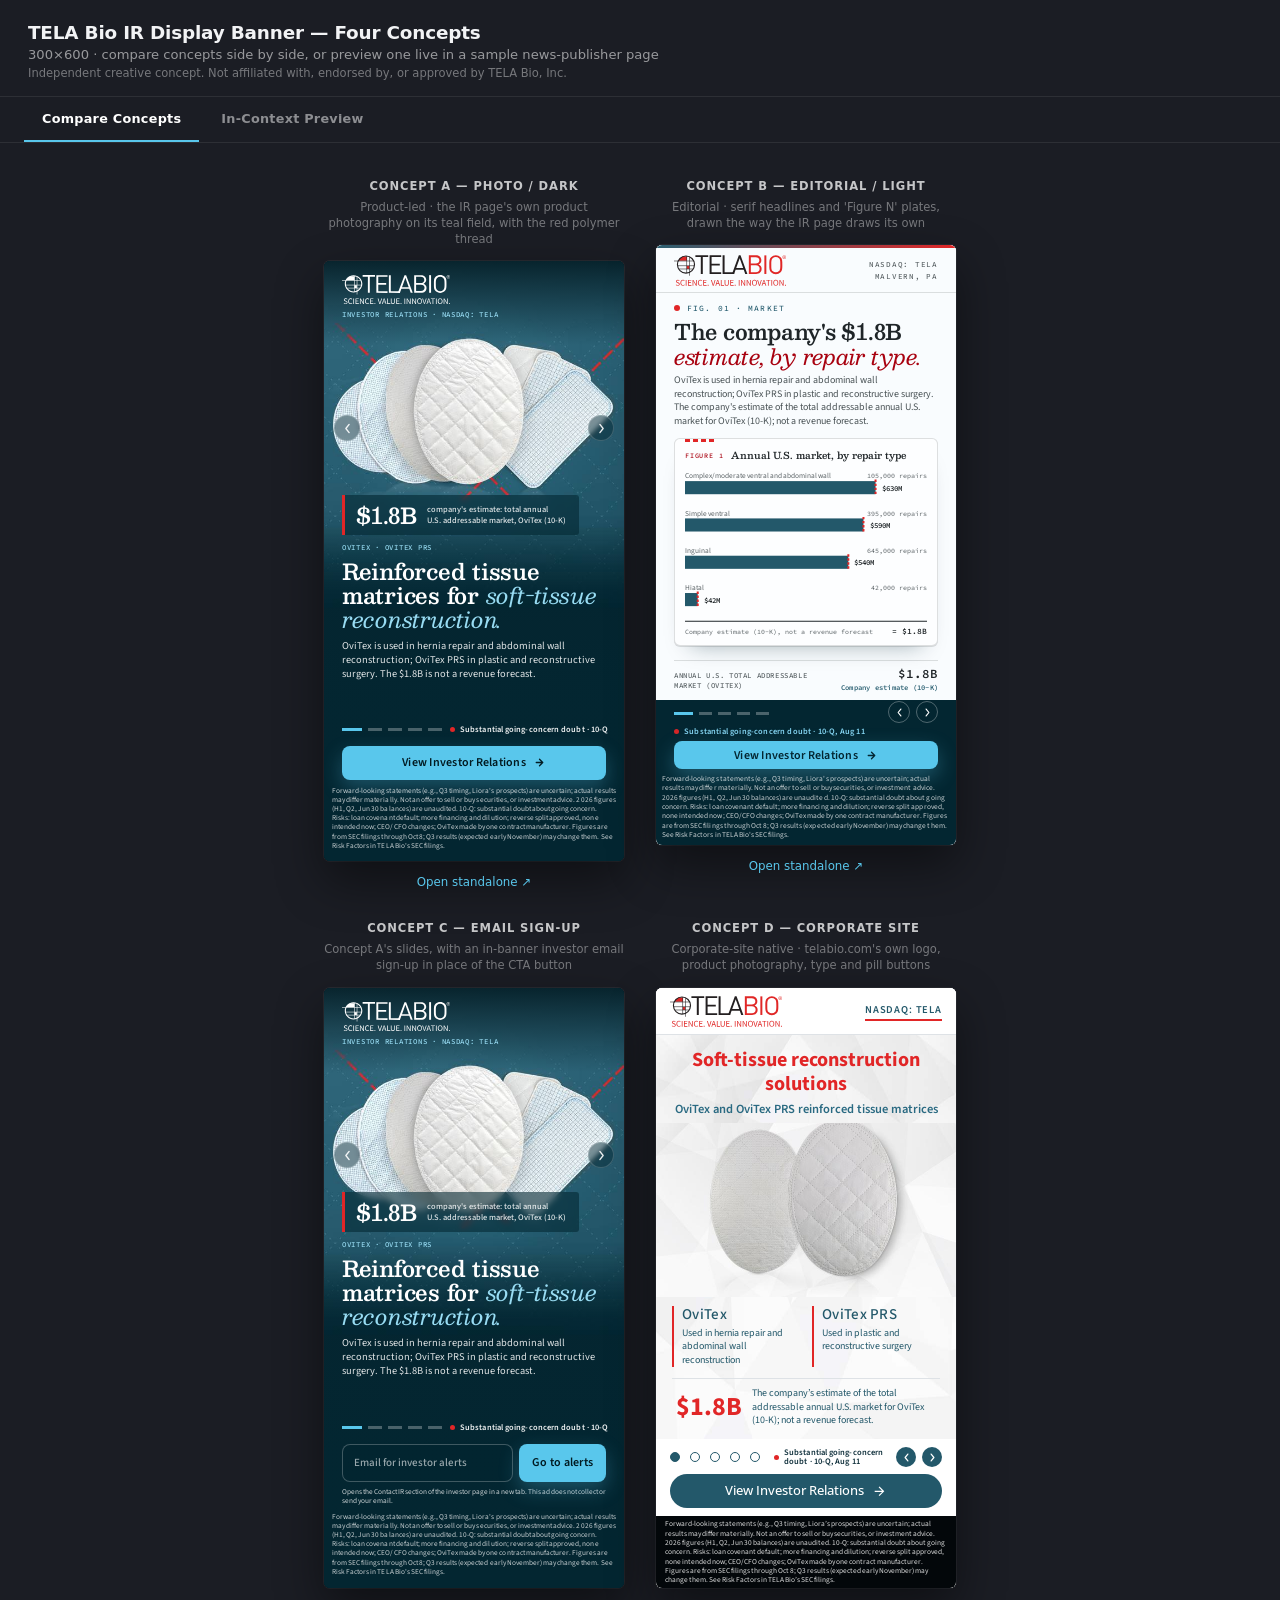
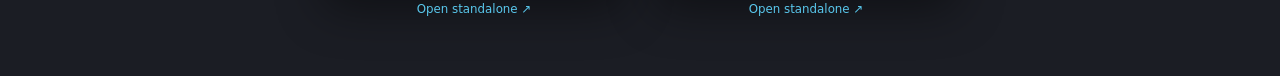
<file: index.html>
<!DOCTYPE html>
<html lang="en">
<head>
<meta name="robots" content="noindex,nofollow">
<meta charset="UTF-8">
<meta name="viewport" content="width=device-width,initial-scale=1">
<meta name="ir-banner-company" content="TELA Bio, Inc.">
<link rel="icon" href="data:,">
<title>TELA Bio IR Banner — Concept Comparison</title>
<style>
  :root { --ui-accent:#59c7ec; }
  * { margin:0; padding:0; box-sizing:border-box; }
  html, body {
    height:100%;
    background:#1b1d24;
    font-family:-apple-system, BlinkMacSystemFont, 'Segoe UI', system-ui, sans-serif;
    color:#f2f3f5;
  }
  header {
    padding:22px 28px 16px;
    border-bottom:1px solid rgba(255,255,255,0.08);
  }
  header h1 { font-size:1.15rem; font-weight:700; letter-spacing:-0.01em; }
  header p { margin-top:4px; font-size:0.82rem; color:rgba(255,255,255,0.55); }
  header p.pitch-note { font-size:0.72rem; color:rgba(255,255,255,0.4); }

  /* ---- tabs ---- */
  .tabs {
    display:flex;
    gap:4px;
    padding:0 24px;
    border-bottom:1px solid rgba(255,255,255,0.08);
  }
  .tab-btn {
    background:none;
    border:0;
    font-family:inherit;
    color:rgba(255,255,255,0.5);
    font-size:0.8rem;
    font-weight:700;
    letter-spacing:0.02em;
    padding:14px 18px;
    cursor:pointer;
    border-bottom:2px solid transparent;
    transition:color 0.15s ease;
  }
  .tab-btn:hover { color:rgba(255,255,255,0.8); }
  .tab-btn.active { color:#fff; border-bottom-color:var(--ui-accent); }
  .tab-panel { display:none; }
  .tab-panel.active { display:block; }

  main {
    display:flex;
    flex-wrap:wrap;
    gap:32px;
    justify-content:center;
    padding:36px 24px 60px;
  }
  /* four 300px frames need about 1344px of width; below that, wrap 2 + 2 rather than 3 + 1 */
  @media (max-width:1343px) { main { max-width:700px; margin:0 auto; } }
  .col { display:flex; flex-direction:column; align-items:center; gap:14px; }
  .col h2 {
    font-size:0.72rem;
    font-weight:700;
    letter-spacing:0.08em;
    text-transform:uppercase;
    color:rgba(255,255,255,0.75);
  }
  .col .tag {
    max-width:300px;
    min-height:2.8em;
    font-size:0.72rem;
    line-height:1.4;
    text-align:center;
    color:rgba(255,255,255,0.4);
    margin-top:-8px;
  }
  .frame-wrap {
    width:300px;
    height:600px;
    border-radius:6px;
    overflow:hidden;
    box-shadow:0 20px 48px rgba(0,0,0,0.45), 0 0 0 1px rgba(255,255,255,0.06);
    background:#000;
  }
  iframe { width:300px; height:600px; border:0; display:block; }
  .col a {
    font-size:0.74rem;
    color:var(--ui-accent);
    text-decoration:none;
  }
  .col a:hover { text-decoration:underline; }

  /* ---- in-context preview panel ---- */
  .preview-intro {
    text-align:center;
    padding:28px 24px 0;
  }
  .preview-intro p {
    font-size:0.82rem;
    color:rgba(255,255,255,0.55);
    max-width:560px;
    margin:0 auto;
  }
  .concept-switch {
    display:flex;
    flex-wrap:wrap;
    gap:10px;
    justify-content:center;
    padding:18px 24px 0;
  }
  .concept-btn {
    background:rgba(255,255,255,0.06);
    border:1px solid rgba(255,255,255,0.14);
    color:rgba(255,255,255,0.65);
    font-family:inherit;
    font-size:0.76rem;
    font-weight:700;
    letter-spacing:0.02em;
    padding:9px 16px;
    border-radius:20px;
    cursor:pointer;
    transition:all 0.15s ease;
  }
  .concept-btn:hover { border-color:rgba(255,255,255,0.3); }
  .concept-btn.active { background:var(--ui-accent); border-color:var(--ui-accent); color:#0c1015; }

  .preview-wrap {
    max-width:1180px;
    margin:24px auto 12px;
    padding:0 24px;
  }
  .preview-frame-outer {
    border-radius:6px;
    overflow:hidden;
    box-shadow:0 20px 48px rgba(0,0,0,0.45), 0 0 0 1px rgba(255,255,255,0.06);
  }
  #preview-iframe {
    width:100%;
    height:950px;
    border:0;
    display:block;
    background:#fff;
  }
  .preview-footer {
    text-align:center;
    padding:14px 24px 60px;
  }
  .preview-footer a {
    font-size:0.74rem;
    color:var(--ui-accent);
    text-decoration:none;
  }
  .preview-footer a:hover { text-decoration:underline; }
</style>
</head>
<body>

<header>
  <h1>TELA Bio IR Display Banner — Four Concepts</h1>
  <p>300×600 · compare concepts side by side, or preview one live in a sample news-publisher page</p>
  <p class="pitch-note">Independent creative concept. Not affiliated with, endorsed by, or approved by TELA Bio, Inc.</p>
</header>

<div class="tabs">
  <button type="button" class="tab-btn active" data-tab="compare">Compare Concepts</button>
  <button type="button" class="tab-btn" data-tab="preview">In-Context Preview</button>
</div>

<section class="tab-panel active" id="tab-compare">
  <main>
    <div class="col">
      <h2>Concept A — Photo / Dark</h2>
      <span class="tag">Product-led · the IR page&#x27;s own product photography on its teal field, with the red polymer thread</span>
      <div class="frame-wrap">
        <iframe src="concept-a-photo/index.html" title="TELA Bio banner — photo concept"></iframe>
      </div>
      <a href="concept-a-photo/index.html" target="_blank" rel="noopener">Open standalone ↗</a>
    </div>

    <div class="col">
      <h2>Concept B — Editorial / Light</h2>
      <span class="tag">Editorial · serif headlines and &#x27;Figure N&#x27; plates, drawn the way the IR page draws its own</span>
      <div class="frame-wrap">
        <iframe src="concept-b-editorial/index.html" title="TELA Bio banner — editorial concept"></iframe>
      </div>
      <a href="concept-b-editorial/index.html" target="_blank" rel="noopener">Open standalone ↗</a>
    </div>

    <div class="col">
      <h2>Concept C — Email Sign-up</h2>
      <span class="tag">Concept A&#x27;s slides, with an in-banner investor email sign-up in place of the CTA button</span>
      <div class="frame-wrap">
        <iframe src="concept-c-dashboard/index.html" title="TELA Bio banner — email sign-up concept"></iframe>
      </div>
      <a href="concept-c-dashboard/index.html" target="_blank" rel="noopener">Open standalone ↗</a>
    </div>

    <div class="col">
      <h2>Concept D — Corporate Site</h2>
      <span class="tag">Corporate-site native · telabio.com&#x27;s own logo, product photography, type and pill buttons</span>
      <div class="frame-wrap">
        <iframe src="concept-d-corporate/index.html" title="TELA Bio banner — corporate-site concept"></iframe>
      </div>
      <a href="concept-d-corporate/index.html" target="_blank" rel="noopener">Open standalone ↗</a>
    </div>
  </main>
</section>

<section class="tab-panel" id="tab-preview">
  <div class="preview-intro">
    <p>A sample news-publisher article page with the banner dropped into the right-rail ad slot — the way it would actually sit alongside real editorial content. Switch concepts below.</p>
  </div>

  <div class="concept-switch">
    <button type="button" class="concept-btn active" data-concept="a">Concept A — Photo</button>
    <button type="button" class="concept-btn" data-concept="b">Concept B — Editorial</button>
    <button type="button" class="concept-btn" data-concept="c">Concept C — Email Sign-up</button>
    <button type="button" class="concept-btn" data-concept="d">Concept D — Corporate Site</button>
  </div>

  <div class="preview-wrap">
    <div class="preview-frame-outer">
      <iframe id="preview-iframe" src="context-preview/news.html?concept=a" title="TELA Bio banner — in-context publisher preview"></iframe>
    </div>
  </div>

  <div class="preview-footer">
    <a id="preview-open-link" href="context-preview/news.html?concept=a" target="_blank" rel="noopener">Open standalone ↗</a>
  </div>
</section>

<script>
  document.querySelectorAll('.tab-btn').forEach(function (btn) {
    btn.addEventListener('click', function () {
      document.querySelectorAll('.tab-btn').forEach(function (b) { b.classList.remove('active') })
      document.querySelectorAll('.tab-panel').forEach(function (p) { p.classList.remove('active') })
      btn.classList.add('active')
      document.getElementById('tab-' + btn.dataset.tab).classList.add('active')
    })
  })

  document.querySelectorAll('.concept-btn').forEach(function (btn) {
    btn.addEventListener('click', function () {
      document.querySelectorAll('.concept-btn').forEach(function (b) { b.classList.remove('active') })
      btn.classList.add('active')
      var url = 'context-preview/news.html?concept=' + btn.dataset.concept
      document.getElementById('preview-iframe').src = url
      document.getElementById('preview-open-link').href = url
    })
  })
</script>

</body>
</html>
</file>
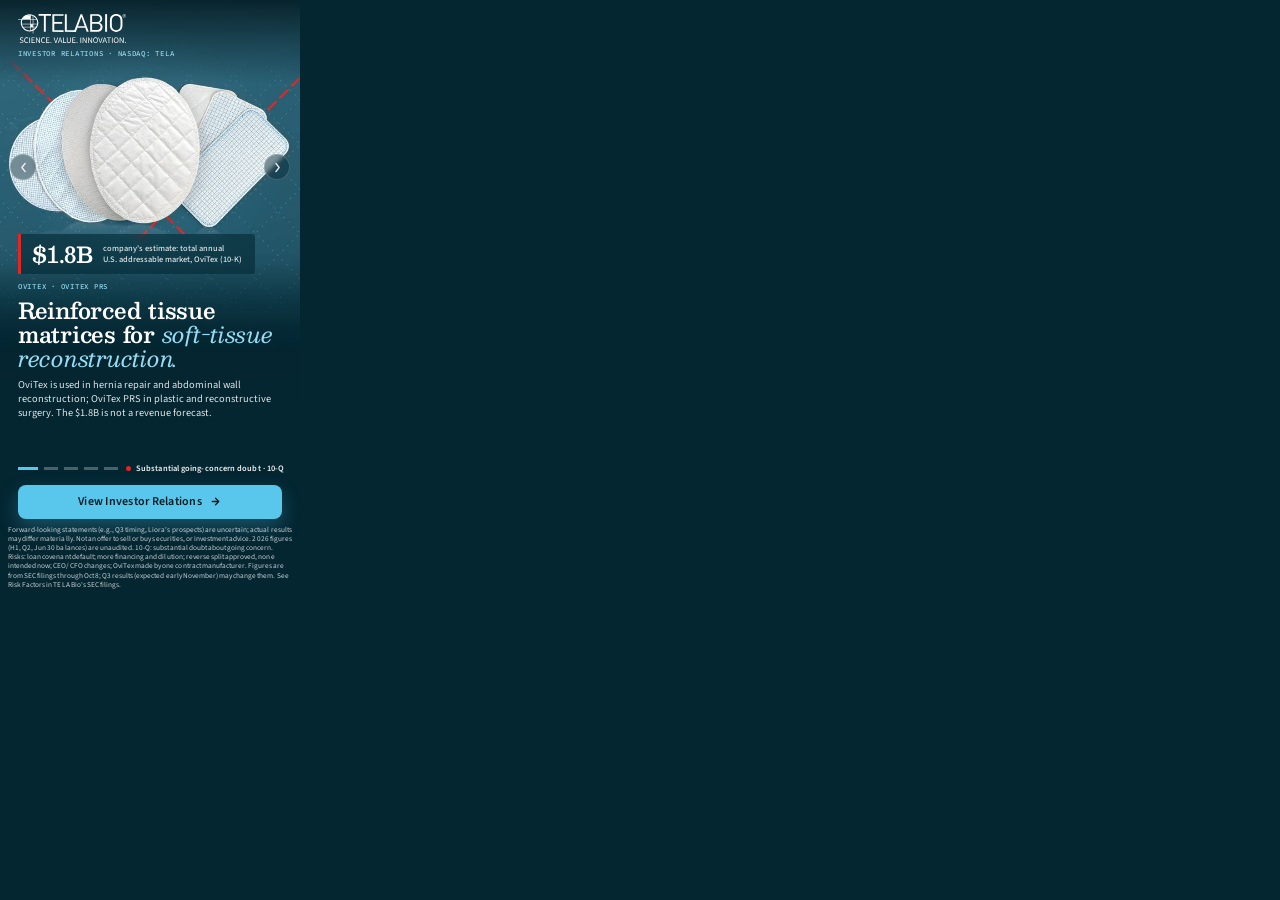
<file: concept-a-photo/index.html>
<!DOCTYPE html>
<html lang="en">
<head>
<meta name="robots" content="noindex,nofollow">
<meta charset="UTF-8">
<meta name="ad.size" content="width=300,height=600">
<meta http-equiv="X-UA-Compatible" content="IE=Edge">
<meta name="viewport" content="width=300,initial-scale=1">
<link rel="icon" href="data:,">
<title>TELA Bio, Inc. — Investor Relations</title>
<link rel="preconnect" href="https://fonts.googleapis.com">
<link rel="preconnect" href="https://fonts.gstatic.com" crossorigin>
<link href="https://fonts.googleapis.com/css2?family=Besley:ital,wght@0,400..700;1,400..700&amp;family=Source+Code+Pro:wght@500;600&amp;family=Source+Sans+3:wght@400;500;600;700&amp;display=swap" rel="stylesheet">
<link rel="stylesheet" href="style.css">
</head>
<body>

<!--
  TELA Bio, Inc. — IR display banner, 300x600 — Concept A: Product / Dark.
  Promotes: https://gracinting.github.io/telabio-ir-concept/
  Built from the IR concept page's hero: its teal field, dashed red polymer thread, deep-teal ground, Besley /
  Source Sans 3 / Source Code Pro type, and the company's own product photography (the page's images).
  Concept C is generated from this file (scripts/build_concept_c.py): re-run it after every edit here.
  Every figure comes from .tmp/facts.md (10-K FY2025, 10-Q Q2 2026, 8-Ks to Oct 8 2026, FDA K260474).
-->

<div id="banner" aria-label="TELA Bio, Inc. investor relations advertisement">

  <div id="slides">
    <!-- Slide 1 — What it makes -->
    <section class="slide" data-index="0">
      <img class="slide-bg" src="assets/slide-1.jpg" alt="Seven pads of reinforced tissue matrix fanned out, some quilted in a diamond pattern and some stitched with a fine blue grid, on a teal field with a dashed red thread">
      <div class="slide-scrim-top"></div>
      <div class="slide-scrim-bottom"></div>
      <div class="slide-copy">
        <div class="mid-chip">
          <span class="chip-num">$1.8B</span>
          <span class="chip-label">company's estimate: total annual<br>U.S. addressable market, OviTex (10-K)</span>
        </div>
        <div class="copy-bottom">
          <div class="kicker">OviTex · OviTex PRS</div>
          <h1>Reinforced tissue<br>matrices for <em>soft-tissue<br>reconstruction.</em></h1>
          <p>OviTex is used in hernia repair and abdominal wall reconstruction; OviTex PRS in plastic and reconstructive surgery. The $1.8B is not a revenue forecast.</p>
        </div>
      </div>
    </section>

    <!-- Slide 2 — How it is made -->
    <section class="slide" data-index="1">
      <img class="slide-bg" src="assets/slide-2.jpg" alt="Two oval pads of reinforced tissue matrix, one quilted with a diamond pattern of dotted stitches, on a teal field">
      <div class="slide-scrim-top"></div>
      <div class="slide-scrim-bottom"></div>
      <div class="slide-copy">
        <div class="mid-chip">
          <span class="chip-num">~5%</span>
          <span class="chip-label">polymer by mass in OviTex Core,<br>1S and 2S, per the company (10-K)</span>
        </div>
        <div class="copy-bottom">
          <div class="kicker">How OviTex is made</div>
          <h1>Tissue, stitched with<br><em>polymer thread.</em></h1>
          <p>OviTex Core has four layers of ovine rumen tissue, 1S six and 2S eight. Depending on configuration, the company says its polymer content is about 75% less than the most widely implanted permanent synthetic mesh (10-K).</p>
        </div>
      </div>
    </section>

    <!-- Slide 3 — New clearance -->
    <section class="slide" data-index="2">
      <img class="slide-bg" src="assets/slide-3.jpg" alt="A dashed red polymer thread stitched through a teal lattice, ending in a red knot">
      <div class="slide-scrim-top"></div>
      <div class="slide-scrim-bottom"></div>
      <div class="slide-copy">
        <div class="mid-chip">
          <span class="chip-num">Oct&nbsp;5,&nbsp;2026</span>
          <span class="chip-label">company announces<br>Liora 510(k) clearance</span>
        </div>
        <div class="copy-bottom">
          <div class="kicker">New clearance · Liora Monofilament Scaffold</div>
          <h1>A resorbable mesh,<br><em>cleared by the FDA.</em></h1>
          <p>Cleared for soft-tissue reinforcement, specifically in muscle-flap transfer procedures, as temporary support to help secure the flaps (FDA 510(k) summary). A 510(k) is not an approval: the FDA found it equivalent to an earlier device, without clinical performance data. The Oct&nbsp;5 release gives no launch date or sales.</p>
        </div>
      </div>
    </section>

    <!-- Slide 4 — Revenue -->
    <section class="slide" data-index="3">
      <img class="slide-bg" src="assets/slide-4.jpg" alt="Pads of reinforced tissue matrix, quilted and grid-stitched, at the edge of a teal field">
      <div class="slide-scrim-top"></div>
      <div class="slide-scrim-bottom"></div>
      <div class="slide-copy">
        <div class="mid-chip">
          <span class="chip-num">$38.4M</span>
          <span class="chip-label">H1&nbsp;2026 revenue, unaudited<br>(10-Q); H1&nbsp;2025: $38.7M</span>
        </div>
        <div class="copy-bottom">
          <div class="kicker">Revenue</div>
          <h1>H1&nbsp;2026 revenue<br>down&nbsp;1%, <em>2025 up&nbsp;16%.</em></h1>
          <p>Q2 revenue was down&nbsp;4%, on lower OviTex PRS sales and U.S. price/mix (10-Q). 2025 revenue: $80.3M, up from $69.3M (10-K). H1&nbsp;2026 net loss: $23.5M, up&nbsp;11% from $21.2M (10-Q). 2026 revenue guidance withdrawn Aug&nbsp;10 (8-K).</p>
        </div>
      </div>
    </section>

    <!-- Slide 5 — Funding and going concern -->
    <section class="slide" data-index="4">
      <img class="slide-bg" src="assets/slide-5.jpg" alt="One large diamond-quilted pad of reinforced tissue matrix at the left edge of a teal field; a dashed red polymer thread runs off the right edge, with a small red knot">
      <div class="slide-scrim-top"></div>
      <div class="slide-scrim-bottom"></div>
      <div class="slide-copy">
        <div class="mid-chip">
          <span class="chip-num">$30.4M</span>
          <span class="chip-label">cash at Jun&nbsp;30, 2026 (10-Q);<br>Dec&nbsp;31, 2025: $50.8M</span>
        </div>
        <div class="copy-bottom">
          <div class="kicker">Funding and risk</div>
          <h1>Substantial doubt<br><em>about going concern.</em></h1>
          <p>The company's Aug&nbsp;11 10-Q states this doubt, citing losses and a probable miss of its loan's revenue covenant. Unless waived, default could let the lender demand the $60.0M (due Nov&nbsp;2030); the company does not expect to have the liquidity to repay. Lenders agreed Sep&nbsp;28, after the 10-Q, not to test that covenant for Q3 and Q4&nbsp;2026 only (8-K).</p>
        </div>
      </div>
    </section>

  </div>

  <!-- Persistent chrome — sits above the rotating slides -->
  <header id="top-bar" class="reveal" data-delay="0">
    <div id="logo">
      <img class="lockup" src="assets/logo-white.svg" alt="TELA Bio" width="108" height="29">
    </div>
    <div id="eyebrow">INVESTOR&nbsp;RELATIONS&nbsp;·&nbsp;NASDAQ:&nbsp;TELA</div>
  </header>

  <button type="button" class="nav-arrow" id="arrow-prev" aria-label="Previous slide">
    <svg viewBox="0 0 16 16"><path d="M10 3 6 8l4 5" stroke="currentColor" stroke-width="1.7" fill="none" stroke-linecap="round" stroke-linejoin="round"/></svg>
  </button>
  <button type="button" class="nav-arrow" id="arrow-next" aria-label="Next slide">
    <svg viewBox="0 0 16 16"><path d="M6 3l4 5-4 5" stroke="currentColor" stroke-width="1.7" fill="none" stroke-linecap="round" stroke-linejoin="round"/></svg>
  </button>

  <div id="bottom-fixed" class="reveal" data-delay="4">
    <div id="ctl-row">
      <div id="dots" role="tablist" aria-label="Slide selector">
      <button class="dot active" data-index="0" aria-label="Slide 1: What it makes"></button>
      <button class="dot" data-index="1" aria-label="Slide 2: How it is made"></button>
      <button class="dot" data-index="2" aria-label="Slide 3: New clearance"></button>
      <button class="dot" data-index="3" aria-label="Slide 4: Revenue"></button>
      <button class="dot" data-index="4" aria-label="Slide 5: Funding and going concern"></button>
      </div>
      <span id="gc-flag"><i aria-hidden="true"></i>Substantial going-concern doubt · 10-Q</span>
    </div>

    <a href="#" id="cta">
      <span>View Investor Relations</span>
      <svg viewBox="0 0 16 16" id="cta-arrow" aria-hidden="true"><path d="M4 8h8M8 4l4 4-4 4" stroke="currentColor" stroke-width="1.6" fill="none" stroke-linecap="round" stroke-linejoin="round"/></svg>
    </a>
    <p id="disclosure">Forward-looking statements (e.g., Q3 timing, Liora's prospects) are uncertain; actual results may differ materially. Not an offer to sell or buy securities, or investment advice. 2026 figures (H1, Q2, Jun 30 balances) are unaudited. 10-Q: substantial doubt about going concern. Risks: loan covenant default; more financing and dilution; reverse split approved, none intended now; CEO/CFO changes; OviTex made by one contract manufacturer. Figures are from SEC filings through Oct 8; Q3 results (expected early November) may change them. See Risk Factors in TELA Bio's SEC filings.</p>
  </div>

  <!-- Standard HTML5-ad click-tag plumbing -->
  <div id="click-tag-wrapper"></div>
</div>

<script src="script.js"></script>
</body>
</html>
</file>
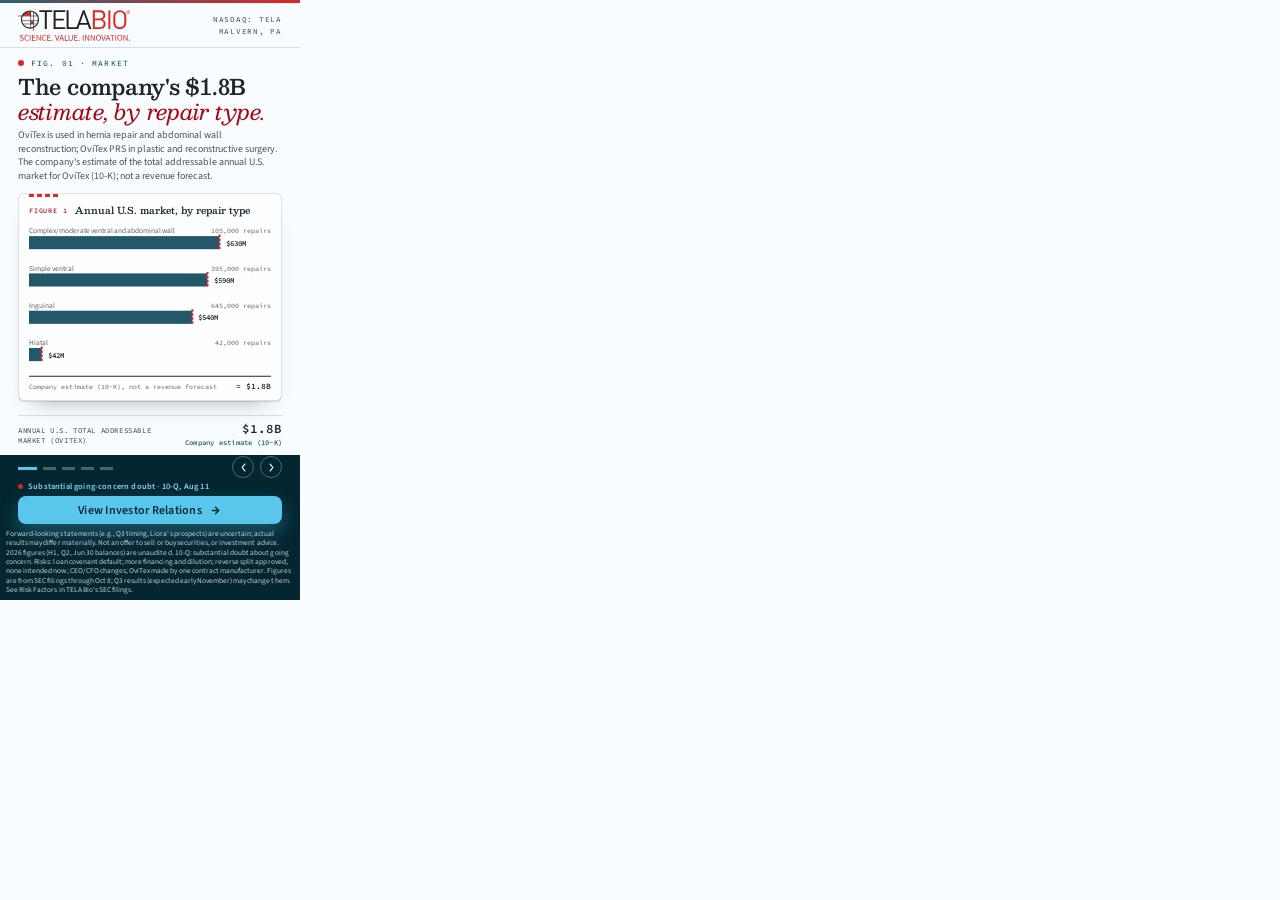
<file: concept-b-editorial/index.html>
<!DOCTYPE html>
<html lang="en">
<head>
<meta name="robots" content="noindex,nofollow">
<meta charset="UTF-8">
<meta name="ad.size" content="width=300,height=600">
<meta http-equiv="X-UA-Compatible" content="IE=Edge">
<meta name="viewport" content="width=300,initial-scale=1">
<link rel="icon" href="data:,">
<title>TELA Bio, Inc. — Investor Relations</title>
<link rel="preconnect" href="https://fonts.googleapis.com">
<link rel="preconnect" href="https://fonts.gstatic.com" crossorigin>
<link href="https://fonts.googleapis.com/css2?family=Besley:ital,wght@0,400..700;1,400..700&amp;family=Source+Code+Pro:wght@400;500;600&amp;family=Source+Sans+3:wght@400;500;600;700&amp;display=swap" rel="stylesheet">
<link rel="stylesheet" href="style.css">
</head>
<body>

<!--
  TELA Bio, Inc. — IR display banner, 300x600 — Concept B: Editorial / Light.
  Promotes: https://gracinting.github.io/telabio-ir-concept/
  Built from the IR concept page's light sections and its own plates: paper ground, Besley headlines, Source Code Pro
  captions, red mono "FIGURE N" labels with a short dashed red rule, and the page's layers drawing redrawn in the same
  shape language. Bar sizes = value x scale (see .tmp/gen_b.py). Every figure comes from .tmp/facts.md.
-->

<div id="banner" aria-label="TELA Bio, Inc. investor relations advertisement">

  <div id="top-rule"></div>

  <header id="top-bar" class="reveal" data-delay="0">
    <div id="logo"><img class="lockup" src="assets/logo.svg" alt="TELA Bio" width="112" height="31"></div>
    <div id="masthead"><span>NASDAQ:&nbsp;TELA</span><span>MALVERN,&nbsp;PA</span></div>
  </header>

  <div id="slides">
    <!-- Slide 1 -->
    <section class="slide" data-index="0">
      <div class="slide-copy">
        <p class="eyebrow">Fig. 01 · Market</p>
        <h1>The company's $1.8B<br><em>estimate, by repair type.</em></h1>
        <p class="lead">OviTex is used in hernia repair and abdominal wall reconstruction; OviTex PRS in plastic and reconstructive surgery. The company's estimate of the total addressable annual U.S. market for OviTex (10-K); not a revenue forecast.</p>

        <figure class="fig-card">
          <div class="fig-bar"><span>Figure 1</span><span>Annual U.S. market, by repair type</span></div>
          <div class="fig-body">
            <svg class="f1" viewBox="0 0 240 172" role="img" aria-label="Figure 1: Annual U.S. market, by repair type">
              <text class="fig-lab" x="0" y="10.4">Complex/moderate ventral and abdominal wall</text>
              <text class="fig-n" x="240" y="10.4" text-anchor="end">105,000 repairs</text>
              <rect class="seg-field" x="0" y="13.0" width="189.0" height="13"/>
              <line class="fig-cap-thread" x1="189.0" y1="11.5" x2="189.0" y2="27.5"/>
              <text class="fig-total" x="195.0" y="22.6">$630M</text>
              <text class="fig-lab" x="0" y="47.4">Simple ventral</text>
              <text class="fig-n" x="240" y="47.4" text-anchor="end">395,000 repairs</text>
              <rect class="seg-field" x="0" y="50.0" width="177.0" height="13"/>
              <line class="fig-cap-thread" x1="177.0" y1="48.5" x2="177.0" y2="64.5"/>
              <text class="fig-total" x="183.0" y="59.6">$590M</text>
              <text class="fig-lab" x="0" y="84.4">Inguinal</text>
              <text class="fig-n" x="240" y="84.4" text-anchor="end">645,000 repairs</text>
              <rect class="seg-field" x="0" y="87.0" width="162.0" height="13"/>
              <line class="fig-cap-thread" x1="162.0" y1="85.5" x2="162.0" y2="101.5"/>
              <text class="fig-total" x="168.0" y="96.6">$540M</text>
              <text class="fig-lab" x="0" y="121.4">Hiatal</text>
              <text class="fig-n" x="240" y="121.4" text-anchor="end">42,000 repairs</text>
              <rect class="seg-field" x="0" y="124.0" width="12.6" height="13"/>
              <line class="fig-cap-thread" x1="12.6" y1="122.5" x2="12.6" y2="138.5"/>
              <text class="fig-total" x="18.6" y="133.6">$42M</text>
              <line class="fig-axis" x1="0" y1="152" x2="240" y2="152"/>
              <text class="fig-note" x="0" y="165">Company estimate (10-K), not a revenue forecast</text>
              <text class="fig-sum" x="240" y="165" text-anchor="end">= $1.8B</text>
            </svg>
          </div>
        </figure>

        <div class="kf">
          <dt>Annual U.S. total addressable market (OviTex)</dt>
          <dd>$1.8B <em>Company estimate (10-K)</em></dd>
        </div>
      </div>
    </section>

    <!-- Slide 2 -->
    <section class="slide" data-index="1">
      <div class="slide-copy">
        <p class="eyebrow">Fig. 02 · Platform</p>
        <h1>Layers of ovine<br>tissue, <em>stitched<br>with polymer thread.</em></h1>
        <p class="lead">Polymer is about 5% of OviTex Core, 1S and 2S by mass (company, 10-K). Depending on configuration, the company says its polymer content is about 75% less than the most widely implanted permanent synthetic mesh (10-K).</p>

        <figure class="fig-card">
          <div class="fig-bar"><span>Figure 2</span><span>Ovine layers, polymer thread</span></div>
          <div class="fig-body">
            <svg class="f2" viewBox="0 0 240 143" role="img" aria-label="Figure 2: Ovine layers, polymer thread">
              <line class="fig-run-key" x1="0" y1="6" x2="14" y2="6"/>
              <text class="fig-leg" x="18" y="8.4">polymer thread</text>
              <rect class="lyr-slab" x="92" y="3.2" width="14" height="5.4" rx="2.4"/>
              <text class="fig-leg" x="110" y="8.4">layer of ovine rumen tissue</text>
              <rect class="lyr-slab" x="9.0" y="100.0" width="62" height="6.0" rx="2.4"/>
              <rect class="lyr-slab" x="12.0" y="91.8" width="62" height="6.0" rx="2.4"/>
              <rect class="lyr-slab" x="10.0" y="83.6" width="62" height="6.0" rx="2.4"/>
              <rect class="lyr-slab" x="8.0" y="75.4" width="62" height="6.0" rx="2.4"/>
              <path class="lyr-thread" d="M26.0 66.4 L29.0 103.0 L23.0 94.8 L29.0 86.6 L23.0 78.4 L26.0 114.0"/>
              <circle class="lyr-knot" cx="26" cy="66.4" r="2.3"/>
              <path class="lyr-thread" d="M54.0 66.4 L57.0 103.0 L51.0 94.8 L57.0 86.6 L51.0 78.4 L54.0 114.0"/>
              <circle class="lyr-knot" cx="54" cy="66.4" r="2.3"/>
              <path class="lyr-run" d="M26 66.4H54"/>
              <path class="lyr-run b" d="M26 114.0H54"/>
              <text class="lyr-name" x="40" y="128" text-anchor="middle">OviTex Core</text>
              <text class="fig-cap" x="40" y="138" text-anchor="middle">four layers</text>
              <rect class="lyr-slab" x="89.0" y="100.0" width="62" height="6.0" rx="2.4"/>
              <rect class="lyr-slab" x="92.0" y="91.8" width="62" height="6.0" rx="2.4"/>
              <rect class="lyr-slab" x="90.0" y="83.6" width="62" height="6.0" rx="2.4"/>
              <rect class="lyr-slab" x="88.0" y="75.4" width="62" height="6.0" rx="2.4"/>
              <rect class="lyr-slab" x="91.0" y="67.2" width="62" height="6.0" rx="2.4"/>
              <rect class="lyr-slab" x="87.0" y="59.0" width="62" height="6.0" rx="2.4"/>
              <path class="lyr-thread" d="M106.0 50.0 L109.0 103.0 L103.0 94.8 L109.0 86.6 L103.0 78.4 L109.0 70.2 L103.0 62.0 L106.0 114.0"/>
              <circle class="lyr-knot" cx="106" cy="50.0" r="2.3"/>
              <path class="lyr-thread" d="M134.0 50.0 L137.0 103.0 L131.0 94.8 L137.0 86.6 L131.0 78.4 L137.0 70.2 L131.0 62.0 L134.0 114.0"/>
              <circle class="lyr-knot" cx="134" cy="50.0" r="2.3"/>
              <path class="lyr-run" d="M106 50.0H134"/>
              <path class="lyr-run b" d="M106 114.0H134"/>
              <text class="lyr-name" x="120" y="128" text-anchor="middle">OviTex 1S</text>
              <text class="fig-cap" x="120" y="138" text-anchor="middle">six layers</text>
              <rect class="lyr-slab" x="169.0" y="100.0" width="62" height="6.0" rx="2.4"/>
              <rect class="lyr-slab" x="172.0" y="91.8" width="62" height="6.0" rx="2.4"/>
              <rect class="lyr-slab" x="170.0" y="83.6" width="62" height="6.0" rx="2.4"/>
              <rect class="lyr-slab" x="168.0" y="75.4" width="62" height="6.0" rx="2.4"/>
              <rect class="lyr-slab" x="171.0" y="67.2" width="62" height="6.0" rx="2.4"/>
              <rect class="lyr-slab" x="167.0" y="59.0" width="62" height="6.0" rx="2.4"/>
              <rect class="lyr-slab" x="170.0" y="50.8" width="62" height="6.0" rx="2.4"/>
              <rect class="lyr-slab" x="172.0" y="42.6" width="62" height="6.0" rx="2.4"/>
              <path class="lyr-thread" d="M186.0 33.6 L189.0 103.0 L183.0 94.8 L189.0 86.6 L183.0 78.4 L189.0 70.2 L183.0 62.0 L189.0 53.8 L183.0 45.6 L186.0 114.0"/>
              <circle class="lyr-knot" cx="186" cy="33.6" r="2.3"/>
              <path class="lyr-thread" d="M214.0 33.6 L217.0 103.0 L211.0 94.8 L217.0 86.6 L211.0 78.4 L217.0 70.2 L211.0 62.0 L217.0 53.8 L211.0 45.6 L214.0 114.0"/>
              <circle class="lyr-knot" cx="214" cy="33.6" r="2.3"/>
              <path class="lyr-run" d="M186 33.6H214"/>
              <path class="lyr-run b" d="M186 114.0H214"/>
              <text class="lyr-name" x="200" y="128" text-anchor="middle">OviTex 2S</text>
              <text class="fig-cap" x="200" y="138" text-anchor="middle">eight layers</text>
            </svg>
          </div>
        </figure>

        <div class="kf">
          <dt>Polymer by mass, OviTex Core, 1S&nbsp;and&nbsp;2S</dt>
          <dd>~5% <em>Company, 10-K</em></dd>
        </div>
      </div>
    </section>

    <!-- Slide 3 -->
    <section class="slide" data-index="2">
      <div class="slide-copy">
        <p class="eyebrow">Fig. 03 · New clearance</p>
        <h1>Liora, a new mesh,<br><em>cleared by the FDA.</em></h1>
        <p class="lead">FDA 510(k) clearance for the Liora Monofilament Scaffold, announced Oct 5, 2026: cleared for soft-tissue reinforcement, specifically in muscle-flap transfer procedures, as temporary support to help secure the flaps (FDA 510(k) summary). The Oct 5 release gives no launch date or sales.</p>

        <figure class="fig-card">
          <div class="fig-bar"><span>Figure 3</span><span>OviTex, OviTex PRS and Liora</span></div>
          <div class="fig-body">
            <svg class="f3" viewBox="0 0 240 124" role="img" aria-label="Figure 3: OviTex, OviTex PRS and Liora">
              <path class="fig-trunk" d="M14 24 V62"/>
              <path class="fig-run-k" d="M14 24 V62"/>
              <path class="fig-trunk-new" d="M14 62 V100"/>
              <circle class="node-solid" cx="14" cy="24" r="5.4"/>
              <circle class="lyr-knot" cx="14" cy="24" r="1.9"/>
              <text class="lyr-name" x="30" y="18">OviTex</text>
              <text class="fig-lab" x="30" y="28">Hernia repair and abdominal wall reconstruction</text>
              <text class="fig-cap" x="30" y="37.5">First sold in the U.S. 2016</text>
              <circle class="node-solid" cx="14" cy="62" r="5.4"/>
              <circle class="lyr-knot" cx="14" cy="62" r="1.9"/>
              <text class="lyr-name" x="30" y="56">OviTex PRS</text>
              <text class="fig-lab" x="30" y="66">Plastic and reconstructive surgery</text>
              <text class="fig-cap" x="30" y="75.5">First sold in the U.S. 2019</text>
              <circle class="node-new" cx="14" cy="100" r="5.4"/>
              <text class="lyr-name" x="30" y="94">Liora</text>
              <text class="fig-lab" x="30" y="104">Resorbable PLGA mesh</text>
              <text class="fig-cap" x="30" y="113.5">510(k) letter Sep 28 · announced Oct 5, 2026</text>
              <text class="fig-new" x="240" y="94" text-anchor="end">NEW CLEARANCE</text>
            </svg>
          </div>
          <p class="fig-foot">A 510(k) clearance is an FDA finding of substantial equivalence to a predicate device; it is not an approval. The FDA summary says that finding was not based on clinical performance data.</p>
        </figure>

        <div class="kf">
          <dt>Liora 510(k), announced</dt>
          <dd>Oct 5, 2026 <em>8-K · FDA letter Sep 28</em></dd>
        </div>
      </div>
    </section>

    <!-- Slide 4 -->
    <section class="slide" data-index="3">
      <div class="slide-copy">
        <p class="eyebrow">Fig. 04 · Revenue</p>
        <h1>H1&nbsp;2026 revenue down&nbsp;1%,<br><em>after a 16%&nbsp;rise in&nbsp;2025.</em></h1>
        <p class="lead">Q2 revenue was down&nbsp;4%. The 10-Q cites lower OviTex PRS sales and U.S. price/mix pressure (H1 revenue by line, Note 4: PRS down 15%, OviTex up 5%). 2026 revenue guidance was withdrawn Aug&nbsp;10&nbsp;(8-K).</p>

        <figure class="fig-card">
          <div class="fig-bar"><span>Figure 4</span><span>Revenue, $M, from a zero baseline</span></div>
          <div class="fig-body">
            <svg class="f4" viewBox="0 0 240 136" role="img" aria-label="Figure 4: Revenue, $M, from a zero baseline">
              <line class="fig-axis" x1="0" y1="112.0" x2="240" y2="112.0"/>
              <text class="fig-leg" x="0" y="109.0" >$0</text>
              <text class="fig-cap" x="63" y="8" text-anchor="middle">FULL YEAR · 10-K</text>
              <rect class="seg-prior" x="26" y="34.4" width="28" height="77.6"/>
              <text class="fig-total" x="40" y="30.4" text-anchor="middle">$69.3M</text>
              <text class="fig-row" x="40" y="121.5" text-anchor="middle">FY2024</text>
              <rect class="seg-ink" x="66" y="22.1" width="28" height="89.9"/>
              <line class="fig-cap-thread h" x1="66" y1="22.1" x2="94" y2="22.1"/>
              <text class="fig-total" x="80" y="18.1" text-anchor="middle">$80.3M</text>
              <text class="fig-row" x="80" y="121.5" text-anchor="middle">FY2025</text>
              <text class="fig-delta" x="63" y="134.0" text-anchor="middle">+16%</text>
              <text class="fig-cap" x="175" y="8" text-anchor="middle">FIRST HALF · 10-Q, UNAUDITED</text>
              <rect class="seg-prior" x="138" y="68.7" width="28" height="43.3"/>
              <text class="fig-total" x="152" y="64.7" text-anchor="middle">$38.7M</text>
              <text class="fig-row" x="152" y="121.5" text-anchor="middle">H1 2025</text>
              <rect class="seg-ink" x="178" y="69.0" width="28" height="43.0"/>
              <line class="fig-cap-thread h" x1="178" y1="69.0" x2="206" y2="69.0"/>
              <text class="fig-total" x="192" y="65.0" text-anchor="middle">$38.4M</text>
              <text class="fig-row" x="192" y="121.5" text-anchor="middle">H1 2026</text>
              <text class="fig-delta" x="175" y="134.0" text-anchor="middle">−1%</text>
            </svg>
          </div>
        </figure>

        <div class="kf">
          <dt>Net loss, H1&nbsp;2026</dt>
          <dd>$23.5M <em>H1&nbsp;2025: $21.2M, up&nbsp;11% · 10-Q</em></dd>
        </div>
      </div>
    </section>

    <!-- Slide 5 -->
    <section class="slide" data-index="4">
      <div class="slide-copy">
        <p class="eyebrow">Fig. 05 · Funding and risk</p>
        <h1>Substantial doubt<br>about <em>going concern.</em></h1>
        <p class="lead">The company's Aug 11 10-Q states substantial doubt about its ability to continue as a going concern, citing recurring losses and a forecast probable miss of its loan's minimum-revenue covenant. Unless waived or amended, default could let the lender accelerate the $60.0M principal (due Nov 2030) and accrued interest; the company does not expect to have the liquidity to repay it.</p>

        <figure class="fig-card">
          <div class="fig-bar"><span>Figure 5</span><span>Cash against the term loan, $M</span></div>
          <div class="fig-body">
            <svg class="f5" viewBox="0 0 240 113" role="img" aria-label="Figure 5: Cash against the term loan, $M">
              <defs><pattern id="hatch" width="4" height="4" patternUnits="userSpaceOnUse" patternTransform="rotate(45)"><line x1="0" y1="0" x2="0" y2="4" class="hatch-ln"/></pattern></defs>
              <text class="fig-lab" x="0" y="8.4">Cash, Dec 31, 2025</text>
              <rect class="seg-prior" x="0" y="11.0" width="152.4" height="11"/>
              <text class="fig-total" x="158.4" y="19.6">$50.8M</text>
              <text class="fig-lab" x="0" y="37.4">Cash, Jun 30, 2026</text>
              <rect class="seg-field" x="0" y="40.0" width="91.2" height="11"/>
              <text class="fig-total" x="97.2" y="48.6">$30.4M</text>
              <text class="fig-lab" x="0" y="66.4">Term loan principal at Jun 30, 2026</text>
              <rect class="seg-loan" x="0" y="69.0" width="180.0" height="11"/>
              <text class="fig-total" x="186.0" y="77.6">$60.0M</text>
              <line class="fig-axis" x1="0" y1="2" x2="0" y2="88"/>
              <text class="fig-note" x="0" y="99">Cash excludes restricted cash (10-Q).</text>
              <text class="fig-note" x="0" y="108">Loan at principal, due Nov 2030.</text>
            </svg>
          </div>
          <p class="fig-foot">Lenders agreed on Sep 28, after the 10-Q, not to test that covenant for the Q3 and Q4 2026 quarters only (8-K).</p>
        </figure>

        <div class="kf">
          <dt>Going concern</dt>
          <dd>Substantial doubt <em>10-Q, Aug&nbsp;11</em></dd>
        </div>
      </div>
    </section>

  </div>

  <div id="dots" class="reveal" role="tablist" aria-label="Slide selector">
    <button class="dot active" data-index="0" aria-label="Slide 1: The market"></button>
    <button class="dot" data-index="1" aria-label="Slide 2: How it is made"></button>
    <button class="dot" data-index="2" aria-label="Slide 3: New clearance"></button>
    <button class="dot" data-index="3" aria-label="Slide 4: Revenue"></button>
    <button class="dot" data-index="4" aria-label="Slide 5: Funding and going concern"></button>
  </div>

  <button type="button" class="nav-arrow" id="arrow-prev" aria-label="Previous slide">
    <svg viewBox="0 0 16 16"><path d="M10 3 6 8l4 5" stroke="currentColor" stroke-width="1.7" fill="none" stroke-linecap="round" stroke-linejoin="round"/></svg>
  </button>
  <button type="button" class="nav-arrow" id="arrow-next" aria-label="Next slide">
    <svg viewBox="0 0 16 16"><path d="M6 3l4 5-4 5" stroke="currentColor" stroke-width="1.7" fill="none" stroke-linecap="round" stroke-linejoin="round"/></svg>
  </button>

  <div id="bottom-fixed" class="reveal" data-delay="1">
    <div id="bf-line"><i></i>Substantial going-concern doubt · 10-Q, Aug 11</div>
    <a href="#" id="cta">
      <span>View Investor Relations</span>
      <svg viewBox="0 0 16 16" id="cta-arrow" aria-hidden="true"><path d="M4 8h8M8 4l4 4-4 4" stroke="currentColor" stroke-width="1.6" fill="none" stroke-linecap="round" stroke-linejoin="round"/></svg>
    </a>
    <div id="fls">Forward-looking statements (e.g., Q3 timing, Liora's prospects) are uncertain; actual results may differ materially. Not an offer to sell or buy securities, or investment advice. 2026 figures (H1, Q2, Jun 30 balances) are unaudited. 10-Q: substantial doubt about going concern. Risks: loan covenant default; more financing and dilution; reverse split approved, none intended now; CEO/CFO changes; OviTex made by one contract manufacturer. Figures are from SEC filings through Oct 8; Q3 results (expected early November) may change them. See Risk Factors in TELA Bio's SEC filings.</div>
  </div>

  <!-- Standard HTML5-ad click-tag plumbing -->
  <div id="click-tag-wrapper"></div>
</div>

<script src="script.js"></script>
</body>
</html>
</file>
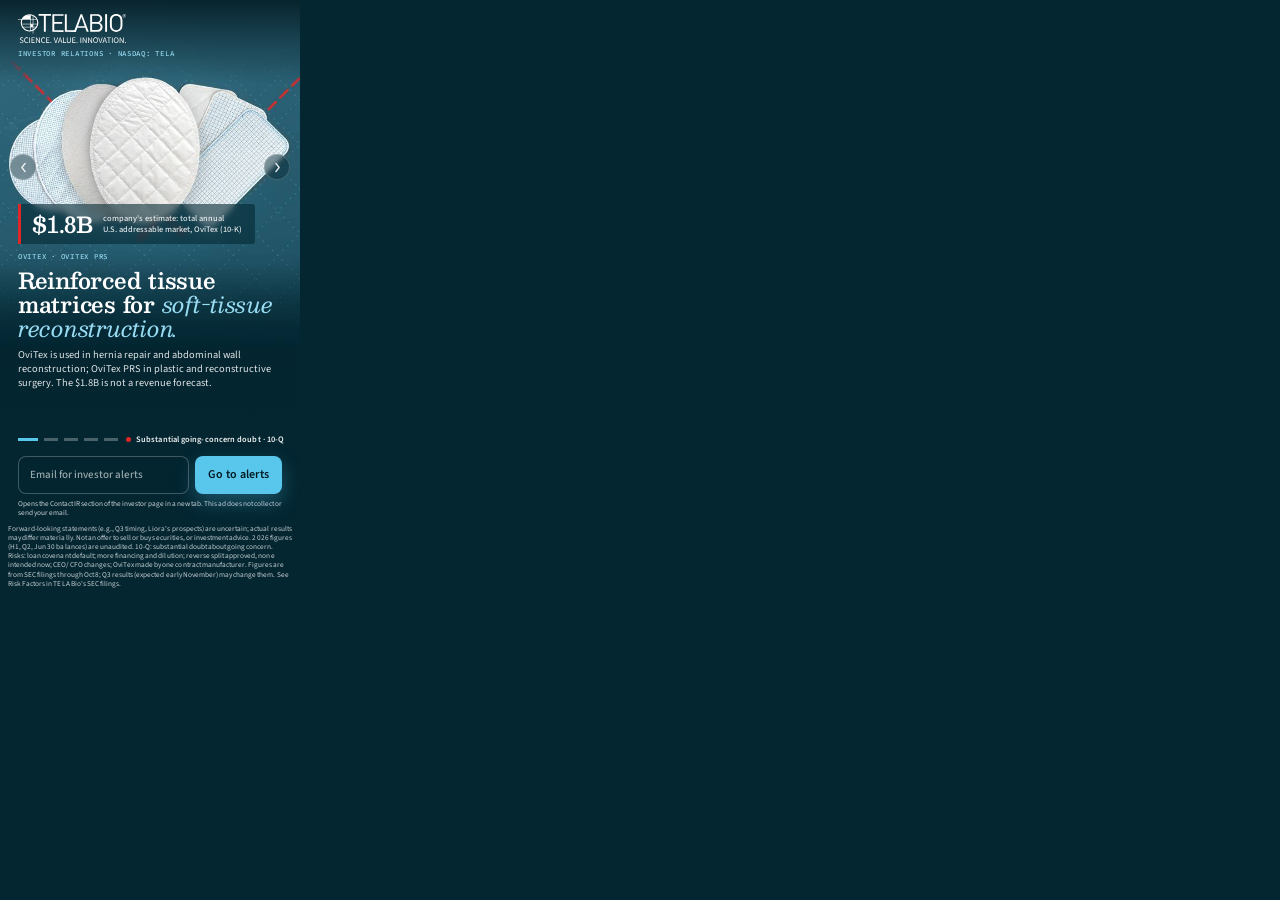
<file: concept-c-dashboard/index.html>
<!DOCTYPE html>
<html lang="en">
<head>
<meta name="robots" content="noindex,nofollow">
<meta charset="UTF-8">
<meta name="ad.size" content="width=300,height=600">
<meta http-equiv="X-UA-Compatible" content="IE=Edge">
<meta name="viewport" content="width=300,initial-scale=1">
<link rel="icon" href="data:,">
<title>TELA Bio, Inc. — Investor Alerts</title>
<link rel="preconnect" href="https://fonts.googleapis.com">
<link rel="preconnect" href="https://fonts.gstatic.com" crossorigin>
<link href="https://fonts.googleapis.com/css2?family=Besley:ital,wght@0,400..700;1,400..700&amp;family=Source+Code+Pro:wght@500;600&amp;family=Source+Sans+3:wght@400;500;600;700&amp;display=swap" rel="stylesheet">
<link rel="stylesheet" href="style.css">
</head>
<body>
<!-- GENERATED by build_concept_c.py from ../concept-a-photo/ (a-fingerprint: a980c2dd0853).
     Don't edit this file: edit Concept A and re-run the script. -->


<!--
  TELA Bio, Inc. — IR display banner, 300x600 — Concept C (Concept A + email sign-up): Product / Dark.
  Promotes: https://gracinting.github.io/telabio-ir-concept/
  Built from the IR concept page's hero: its teal field, dashed red polymer thread, deep-teal ground, Besley /
  Source Sans 3 / Source Code Pro type, and the company's own product photography (the page's images).
  Concept C is generated from this file (scripts/build_concept_c.py): re-run it after every edit here.
  Every figure comes from .tmp/facts.md (10-K FY2025, 10-Q Q2 2026, 8-Ks to Oct 8 2026, FDA K260474).
-->

<div id="banner" aria-label="TELA Bio, Inc. investor relations advertisement with investor email alerts sign-up">

  <div id="slides">
    <!-- Slide 1 — What it makes -->
    <section class="slide" data-index="0">
      <img class="slide-bg" src="assets/slide-1.jpg" alt="Seven pads of reinforced tissue matrix fanned out, some quilted in a diamond pattern and some stitched with a fine blue grid, on a teal field with a dashed red thread">
      <div class="slide-scrim-top"></div>
      <div class="slide-scrim-bottom"></div>
      <div class="slide-copy">
        <div class="mid-chip">
          <span class="chip-num">$1.8B</span>
          <span class="chip-label">company's estimate: total annual<br>U.S. addressable market, OviTex (10-K)</span>
        </div>
        <div class="copy-bottom">
          <div class="kicker">OviTex · OviTex PRS</div>
          <h1>Reinforced tissue<br>matrices for <em>soft-tissue<br>reconstruction.</em></h1>
          <p>OviTex is used in hernia repair and abdominal wall reconstruction; OviTex PRS in plastic and reconstructive surgery. The $1.8B is not a revenue forecast.</p>
        </div>
      </div>
    </section>

    <!-- Slide 2 — How it is made -->
    <section class="slide" data-index="1">
      <img class="slide-bg" src="assets/slide-2.jpg" alt="Two oval pads of reinforced tissue matrix, one quilted with a diamond pattern of dotted stitches, on a teal field">
      <div class="slide-scrim-top"></div>
      <div class="slide-scrim-bottom"></div>
      <div class="slide-copy">
        <div class="mid-chip">
          <span class="chip-num">~5%</span>
          <span class="chip-label">polymer by mass in OviTex Core,<br>1S and 2S, per the company (10-K)</span>
        </div>
        <div class="copy-bottom">
          <div class="kicker">How OviTex is made</div>
          <h1>Tissue, stitched with<br><em>polymer thread.</em></h1>
          <p>OviTex Core has four layers of ovine rumen tissue, 1S six and 2S eight. Depending on configuration, the company says its polymer content is about 75% less than the most widely implanted permanent synthetic mesh (10-K).</p>
        </div>
      </div>
    </section>

    <!-- Slide 3 — New clearance -->
    <section class="slide" data-index="2">
      <img class="slide-bg" src="assets/slide-3.jpg" alt="A dashed red polymer thread stitched through a teal lattice, ending in a red knot">
      <div class="slide-scrim-top"></div>
      <div class="slide-scrim-bottom"></div>
      <div class="slide-copy">
        <div class="mid-chip">
          <span class="chip-num">Oct&nbsp;5,&nbsp;2026</span>
          <span class="chip-label">company announces<br>Liora 510(k) clearance</span>
        </div>
        <div class="copy-bottom">
          <div class="kicker">New clearance · Liora Monofilament Scaffold</div>
          <h1>A resorbable mesh,<br><em>cleared by the FDA.</em></h1>
          <p>Cleared for soft-tissue reinforcement, specifically in muscle-flap transfer procedures, as temporary support to help secure the flaps (FDA 510(k) summary). A 510(k) is not an approval: the FDA found it equivalent to an earlier device, without clinical performance data. The Oct&nbsp;5 release gives no launch date or sales.</p>
        </div>
      </div>
    </section>

    <!-- Slide 4 — Revenue -->
    <section class="slide" data-index="3">
      <img class="slide-bg" src="assets/slide-4.jpg" alt="Pads of reinforced tissue matrix, quilted and grid-stitched, at the edge of a teal field">
      <div class="slide-scrim-top"></div>
      <div class="slide-scrim-bottom"></div>
      <div class="slide-copy">
        <div class="mid-chip">
          <span class="chip-num">$38.4M</span>
          <span class="chip-label">H1&nbsp;2026 revenue, unaudited<br>(10-Q); H1&nbsp;2025: $38.7M</span>
        </div>
        <div class="copy-bottom">
          <div class="kicker">Revenue</div>
          <h1>H1&nbsp;2026 revenue<br>down&nbsp;1%, <em>2025 up&nbsp;16%.</em></h1>
          <p>Q2 revenue was down&nbsp;4%, on lower OviTex PRS sales and U.S. price/mix (10-Q). 2025 revenue: $80.3M, up from $69.3M (10-K). H1&nbsp;2026 net loss: $23.5M, up&nbsp;11% from $21.2M (10-Q). 2026 revenue guidance withdrawn Aug&nbsp;10 (8-K).</p>
        </div>
      </div>
    </section>

    <!-- Slide 5 — Funding and going concern -->
    <section class="slide" data-index="4">
      <img class="slide-bg" src="assets/slide-5.jpg" alt="One large diamond-quilted pad of reinforced tissue matrix at the left edge of a teal field; a dashed red polymer thread runs off the right edge, with a small red knot">
      <div class="slide-scrim-top"></div>
      <div class="slide-scrim-bottom"></div>
      <div class="slide-copy">
        <div class="mid-chip">
          <span class="chip-num">$30.4M</span>
          <span class="chip-label">cash at Jun&nbsp;30, 2026 (10-Q);<br>Dec&nbsp;31, 2025: $50.8M</span>
        </div>
        <div class="copy-bottom">
          <div class="kicker">Funding and risk</div>
          <h1>Substantial doubt<br><em>about going concern.</em></h1>
          <p>The company's Aug&nbsp;11 10-Q states this doubt, citing losses and a probable miss of its loan's revenue covenant. Unless waived, default could let the lender demand the $60.0M (due Nov&nbsp;2030); the company does not expect to have the liquidity to repay. Lenders agreed Sep&nbsp;28, after the 10-Q, not to test that covenant for Q3 and Q4&nbsp;2026 only (8-K).</p>
        </div>
      </div>
    </section>

  </div>

  <!-- Persistent chrome — sits above the rotating slides -->
  <header id="top-bar" class="reveal" data-delay="0">
    <div id="logo">
      <img class="lockup" src="assets/logo-white.svg" alt="TELA Bio" width="108" height="29">
    </div>
    <div id="eyebrow">INVESTOR&nbsp;RELATIONS&nbsp;·&nbsp;NASDAQ:&nbsp;TELA</div>
  </header>

  <button type="button" class="nav-arrow" id="arrow-prev" aria-label="Previous slide">
    <svg viewBox="0 0 16 16"><path d="M10 3 6 8l4 5" stroke="currentColor" stroke-width="1.7" fill="none" stroke-linecap="round" stroke-linejoin="round"/></svg>
  </button>
  <button type="button" class="nav-arrow" id="arrow-next" aria-label="Next slide">
    <svg viewBox="0 0 16 16"><path d="M6 3l4 5-4 5" stroke="currentColor" stroke-width="1.7" fill="none" stroke-linecap="round" stroke-linejoin="round"/></svg>
  </button>

  <div id="bottom-fixed" class="reveal" data-delay="4">
    <div id="ctl-row">
      <div id="dots" role="tablist" aria-label="Slide selector">
      <button class="dot active" data-index="0" aria-label="Slide 1: What it makes"></button>
      <button class="dot" data-index="1" aria-label="Slide 2: How it is made"></button>
      <button class="dot" data-index="2" aria-label="Slide 3: New clearance"></button>
      <button class="dot" data-index="3" aria-label="Slide 4: Revenue"></button>
      <button class="dot" data-index="4" aria-label="Slide 5: Funding and going concern"></button>
      </div>
      <span id="gc-flag"><i aria-hidden="true"></i>Substantial going-concern doubt · 10-Q</span>
    </div>

    <!-- In-banner mailing-list sign-up, in the slot A uses for its CTA.
         Submits to SIGNUP_ENDPOINT in script.js; the error message swaps
         in for the consent line and the success state swaps in over the
         input row, so nothing shifts. -->
    <form id="signup" novalidate>
      <label class="sr-only" for="signup-email">Email address for TELA Bio investor alerts</label>
      <div id="signup-row">
        <input type="email" id="signup-email" name="email" placeholder="Email for investor alerts" autocomplete="email" inputmode="email" spellcheck="false" required>
        <button type="submit" id="signup-btn">Go to alerts</button>
        <div id="signup-done" aria-hidden="true">
          <svg viewBox="0 0 16 16" aria-hidden="true"><path d="M3.5 8.5 6.5 11.5 12.5 4.5" stroke="currentColor" stroke-width="1.8" fill="none" stroke-linecap="round" stroke-linejoin="round"/></svg>
          <span id="signup-done-text">Opened in a new tab.</span>
        </div>
      </div>
      <p id="signup-consent">Opens the Contact IR section of the investor page in a new tab. This ad does not collect or send your email.</p>
      <p id="signup-msg" role="status" aria-live="polite"></p>
      <p id="fls-line">Forward-looking statements (e.g., Q3 timing, Liora's prospects) are uncertain; actual results may differ materially. Not an offer to sell or buy securities, or investment advice. 2026 figures (H1, Q2, Jun 30 balances) are unaudited. 10-Q: substantial doubt about going concern. Risks: loan covenant default; more financing and dilution; reverse split approved, none intended now; CEO/CFO changes; OviTex made by one contract manufacturer. Figures are from SEC filings through Oct 8; Q3 results (expected early November) may change them. See Risk Factors in TELA Bio's SEC filings.</p>
    </form>
  </div>

  <!-- Standard HTML5-ad click-tag plumbing -->
  <div id="click-tag-wrapper"></div>
</div>

<script src="script.js"></script>
</body>
</html>
</file>
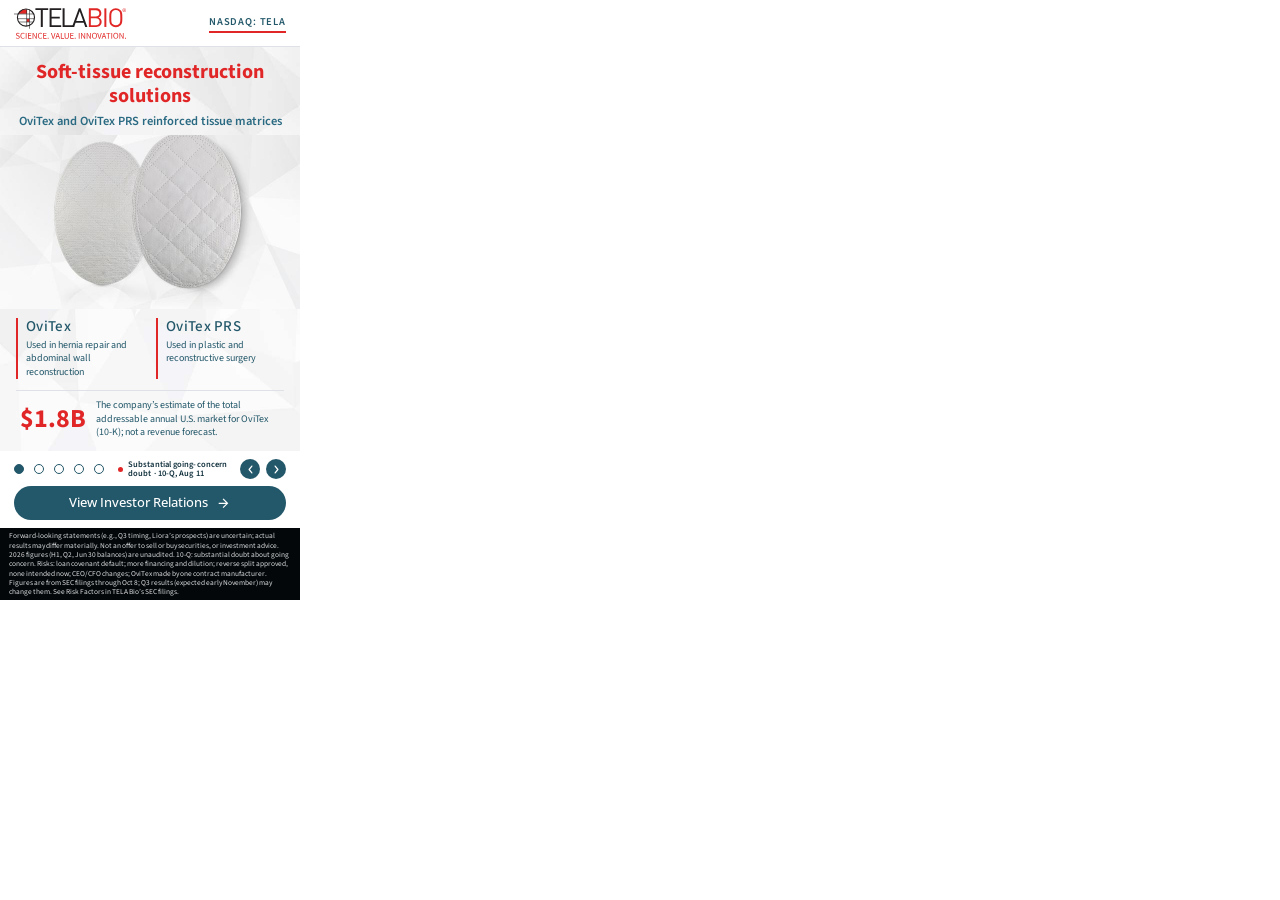
<file: concept-d-corporate/index.html>
<!DOCTYPE html>
<html lang="en">
<head>
<meta name="robots" content="noindex,nofollow">
<meta charset="UTF-8">
<meta name="ad.size" content="width=300,height=600">
<meta http-equiv="X-UA-Compatible" content="IE=Edge">
<meta name="viewport" content="width=300,initial-scale=1">
<link rel="icon" href="data:,">
<title>TELA Bio, Inc. — Investor Relations</title>
<link rel="preconnect" href="https://fonts.googleapis.com">
<link rel="preconnect" href="https://fonts.gstatic.com" crossorigin>
<link href="https://fonts.googleapis.com/css2?family=Open+Sans:wght@400;500;600&amp;family=Source+Sans+Pro:wght@400;500;600;700&amp;display=swap" rel="stylesheet">
<link rel="stylesheet" href="style.css">
</head>
<body>

<!--
  TELA Bio, Inc. — IR display banner, 300x600 — Concept D: Corporate site / brand-native.
  Promotes: https://gracinting.github.io/telabio-ir-concept/
  Styled from the company's own CORPORATE website (https://www.telabio.com/), not the IR concept page that
  Concepts A-C are built from: its white header and own logo, Source Sans Pro headings in red with a 2px red
  left rule, teal copy, faceted white backgrounds, solid teal pill button, near-black footer strip.
  "Homepage in miniature": 1 intro + product modules -> 2 OviTex image + text split -> 3 typographic clearance
  module -> 4 teal overlay band. Every claim comes from .tmp/facts.md (filings), never from the site's copy,
  which is partly stale and promotional. Photos and the logo are the site's own files, saved locally in assets/.
-->

<div id="banner" aria-label="TELA Bio, Inc. investor relations advertisement">

  <div id="slides">

    <!-- Slide 1 — Overview -->
    <section class="slide m-intro" data-index="0">
      <!-- Module: telabio.com homepage intro block (red bold heading, teal subhead, faceted white ground) over the
           OviTex / OviTex PRS product modules (teal title and copy beside a 2px red left rule).
           Facts: matrix 1 — OviTex hernia repair and abdominal wall reconstruction; OviTex PRS plastic and reconstructive
           surgery; $1.8B = company estimate of the annual U.S. addressable market for OviTex (10-K). -->
      <h2>Soft-tissue reconstruction solutions</h2>
      <p class="intro-sub">OviTex and OviTex PRS reinforced tissue matrices</p>
      <img class="intro-photo" src="assets/slide-1.jpg" alt="Two oval pads of reinforced tissue matrix, one quilted with a diamond stitch and one with a fine tight stitch, on a faceted white background">
      <div class="prods">
        <div class="prod"><h3>OviTex</h3><p>Used in hernia repair and abdominal wall reconstruction</p></div>
        <div class="prod"><h3>OviTex PRS</h3><p>Used in plastic and reconstructive surgery</p></div>
      </div>
      <div class="mkt">
        <p class="mkt-num">$1.8B</p>
        <p class="mkt-note">The company&rsquo;s estimate of the total addressable annual U.S. market for OviTex (10-K); not a revenue forecast.</p>
      </div>
    </section>

    <!-- Slide 2 — How it is made -->
    <section class="slide m-split" data-index="1">
      <!-- Module: telabio.com OviTex image + text split (photo of the product group on white at the left, red-ruled
           heading, teal subtitle, teal bullets). Facts: matrix 2 — ovine rumen layers + embroidered polymer thread;
           four / six / eight layers; ~5% polymer in Core, 1S, 2S and ~75% less than the most widely implanted permanent
           synthetic mesh (both company statements, 10-K). -->
      <img class="split-photo" src="assets/slide-2.jpg" alt="A group of oval and rectangular pads of reinforced tissue matrix, stitched with a fine blue grid, on white">
      <div class="split-text">
        <h2>How OviTex<br>is made</h2>
        <p class="split-sub">Layers of ovine (sheep) rumen tissue, stitched with polymer thread</p>
        <ul class="d-list">
          <li>OviTex Core (four layers), 1S (six) and 2S (eight).</li>
          <li>Polymer is about 5% of OviTex Core, 1S and 2S by mass (company, 10-K).</li>
          <li>Depending on configuration, the company says its polymer content is about 75% less than the most widely implanted permanent synthetic mesh (10-K).</li>
        </ul>
      </div>
    </section>

    <!-- Slide 3 — New clearance -->
    <section class="slide m-clear" data-index="2">
      <!-- Module: typographic / brand-graphic module on the site's faceted ground: a large red numeral in the heading
           font. No tissue photo: Liora is a 100% PLGA scaffold, not a tissue matrix (facts.md status traps 2).
           Facts: matrix 3 — FDA 510(k) letter Sep 28, announced Oct 5, 2026; cleared for soft-tissue reinforcement,
           specifically in muscle-flap transfer procedures; Q3 call expected in early November (not stated on the slide). -->
      <p class="clear-eyebrow">New clearance · Announced Oct&nbsp;5, 2026</p>
      <p class="clear-num">510(k)</p>
      <div class="rule-block">
        <h2>Liora Monofilament Scaffold</h2>
        <p class="clear-sub">FDA 510(k) clearance, announced Oct&nbsp;5, 2026</p>
      </div>
      <p class="clear-ind">Cleared for soft-tissue reinforcement, specifically in muscle-flap transfer procedures, as temporary support to help secure the flaps (FDA 510(k) summary).</p>
      <p class="clear-nosales">The Oct&nbsp;5 release gives no launch date or sales.</p>
      <ul class="d-list clear-list">
        <li>A 510(k) clearance is an FDA finding of substantial equivalence to a predicate device; it is not an approval. The FDA summary says that finding was not based on clinical performance data.</li>
        <li>The company calls Liora a fully resorbable surgical mesh; the FDA 510(k) summary describes a 100% PLGA scaffold.</li>
      </ul>
    </section>

    <!-- Slide 4 — Revenue -->
    <section class="slide m-band" data-index="3">
      <!-- Module: telabio.com overlay band (the site's teal gradient with the X watermark, white copy).
           Facts: matrix 4 — H1 2026 $38.4M -1% vs $38.7M unaudited, Q2 -4%, driver, net loss, guidance withdrawn (10-Q, 8-K);
           2025 $80.3M +16% vs $69.3M (10-K). -->
      <img class="d-photo" src="assets/slide-4.jpg" alt="" role="presentation" aria-hidden="true">
      <div class="band-content">
        <h2>Revenue</h2>
        <div class="d-stats">
          <div class="d-stat"><p class="d-value">$38.4M</p><p class="d-label">H1&nbsp;2026 revenue, down&nbsp;1% from $38.7M; unaudited (10-Q)</p></div>
          <div class="d-stat"><p class="d-value">$80.3M</p><p class="d-label">2025 revenue, up&nbsp;16% from $69.3M (10-K)</p></div>
        </div>
        <p class="band-note">Q2&nbsp;revenue was down&nbsp;4%. The 10-Q cites lower OviTex PRS sales and U.S. price/mix pressure (H1&nbsp;revenue by line, Note 4: PRS down&nbsp;15%, OviTex up&nbsp;5%).</p>
        <p class="band-note">H1&nbsp;2026 net loss was $23.5M, up&nbsp;11% from $21.2M (10-Q).</p>
        <p class="band-note">2026 revenue guidance was withdrawn Aug&nbsp;10 (8-K).</p>
      </div>
    </section>

    <!-- Slide 5 — Funding and going concern -->
    <section class="slide m-fund" data-index="4">
      <!-- Module: light module on the faceted ground, red-ruled heading, two stat cards, and a teal callout card
           (the site's teal gradient) holding the going-concern statement and the lender consent.
           Facts: matrix 5 — cash $30.4M at Jun 30, 2026 (Dec 31, 2025 $50.8M); $60.0M term-loan principal;
           10-Q going-concern basis, consequence; Sep 28 consent (8-K). -->
      <div class="fund-top">
        <h2>Funding and going concern</h2>
        <div class="d-stats fund-stats">
          <div class="d-stat"><p class="d-value">$30.4M</p><p class="d-label">Cash at Jun&nbsp;30, 2026 (10-Q), down from $50.8M at Dec&nbsp;31, 2025</p></div>
          <div class="d-stat"><p class="d-value">$60.0M</p><p class="d-label">Term-loan principal at Jun&nbsp;30, due Nov 2030 (10-Q)</p></div>
        </div>
      </div>
      <div class="fund-card">
        <p class="fund-gc">The company&rsquo;s Aug&nbsp;11 10-Q states substantial doubt about its ability to continue as a going concern, citing recurring losses and a forecast probable miss of its loan&rsquo;s minimum-revenue covenant. Unless waived or amended, default could let the lender accelerate the $60.0M principal (due Nov 2030) and accrued interest; the company does not expect to have the liquidity to repay it.</p>
        <p class="fund-consent">Lenders agreed on Sep&nbsp;28, after the 10-Q, not to test that covenant for the Q3 and Q4&nbsp;2026 quarters only (8-K).</p>
      </div>
    </section>

  </div>

  <!-- Persistent chrome — the corporate site's header, never rotates -->
  <header id="top-bar" class="reveal" data-delay="0">
    <img id="logo" src="assets/logo.svg" alt="TELA Bio, Inc." width="112" height="31">
    <span id="ticker">NASDAQ:&nbsp;TELA</span>
  </header>

  <!-- Slider controls: round teal buttons, like the homepage slider's controls -->
  <button type="button" class="nav-arrow" id="arrow-prev" aria-label="Previous slide">
    <svg viewBox="0 0 16 16" aria-hidden="true"><path d="M10 3 6 8l4 5" stroke="currentColor" stroke-width="1.8" fill="none" stroke-linecap="round" stroke-linejoin="round"/></svg>
  </button>
  <button type="button" class="nav-arrow" id="arrow-next" aria-label="Next slide">
    <svg viewBox="0 0 16 16" aria-hidden="true"><path d="M6 3l4 5-4 5" stroke="currentColor" stroke-width="1.8" fill="none" stroke-linecap="round" stroke-linejoin="round"/></svg>
  </button>

  <div id="bottom-fixed" class="reveal" data-delay="4">
    <div id="dots" role="tablist" aria-label="Slide selector">
      <button class="dot active" data-index="0" aria-label="Slide 1: Overview"></button>
      <button class="dot" data-index="1" aria-label="Slide 2: How OviTex is made"></button>
      <button class="dot" data-index="2" aria-label="Slide 3: Liora clearance"></button>
      <button class="dot" data-index="3" aria-label="Slide 4: Revenue"></button>
      <button class="dot" data-index="4" aria-label="Slide 5: Funding and going concern"></button>
    </div>

    <!-- persistent going-concern flag (R5), identical text to FLAG split at the dot; between the dots and the arrows -->
    <p id="flag"><i aria-hidden="true"></i><span>Substantial going-concern<br>doubt · 10-Q, Aug&nbsp;11</span></p>

    <!-- telabio.com's .btn: solid #23586a pill, Open Sans 500, white label -->
    <a href="#" id="cta">
      <span>View Investor Relations</span>
      <svg id="cta-arrow" viewBox="0 0 24 25" aria-hidden="true"><path d="M12 4.18066L10.585 5.59566L16.17 11.1807H4V13.1807H16.17L10.585 18.7657L12 20.1807L20 12.1807L12 4.18066Z"/></svg>
    </a>

    <!-- The site's near-black footer strip, carrying the full disclosure (text in ONE inner span: the strip is flex) -->
    <p id="fls"><span>Forward-looking statements (e.g., Q3 timing, Liora&rsquo;s prospects) are uncertain; actual results may differ materially. Not an offer to sell or buy securities, or investment advice. 2026 figures (H1, Q2, Jun&nbsp;30 balances) are unaudited. 10-Q: substantial doubt about going concern. Risks: loan covenant default; more financing and dilution; reverse split approved, none intended now; CEO/CFO changes; OviTex made by one contract manufacturer. Figures are from SEC filings through Oct&nbsp;8; Q3 results (expected early November) may change them. See Risk Factors in TELA Bio&rsquo;s SEC filings.</span></p>
  </div>

  <!-- Standard HTML5-ad click-tag plumbing -->
  <div id="click-tag-wrapper"></div>
</div>

<script src="script.js"></script>
</body>
</html>
</file>
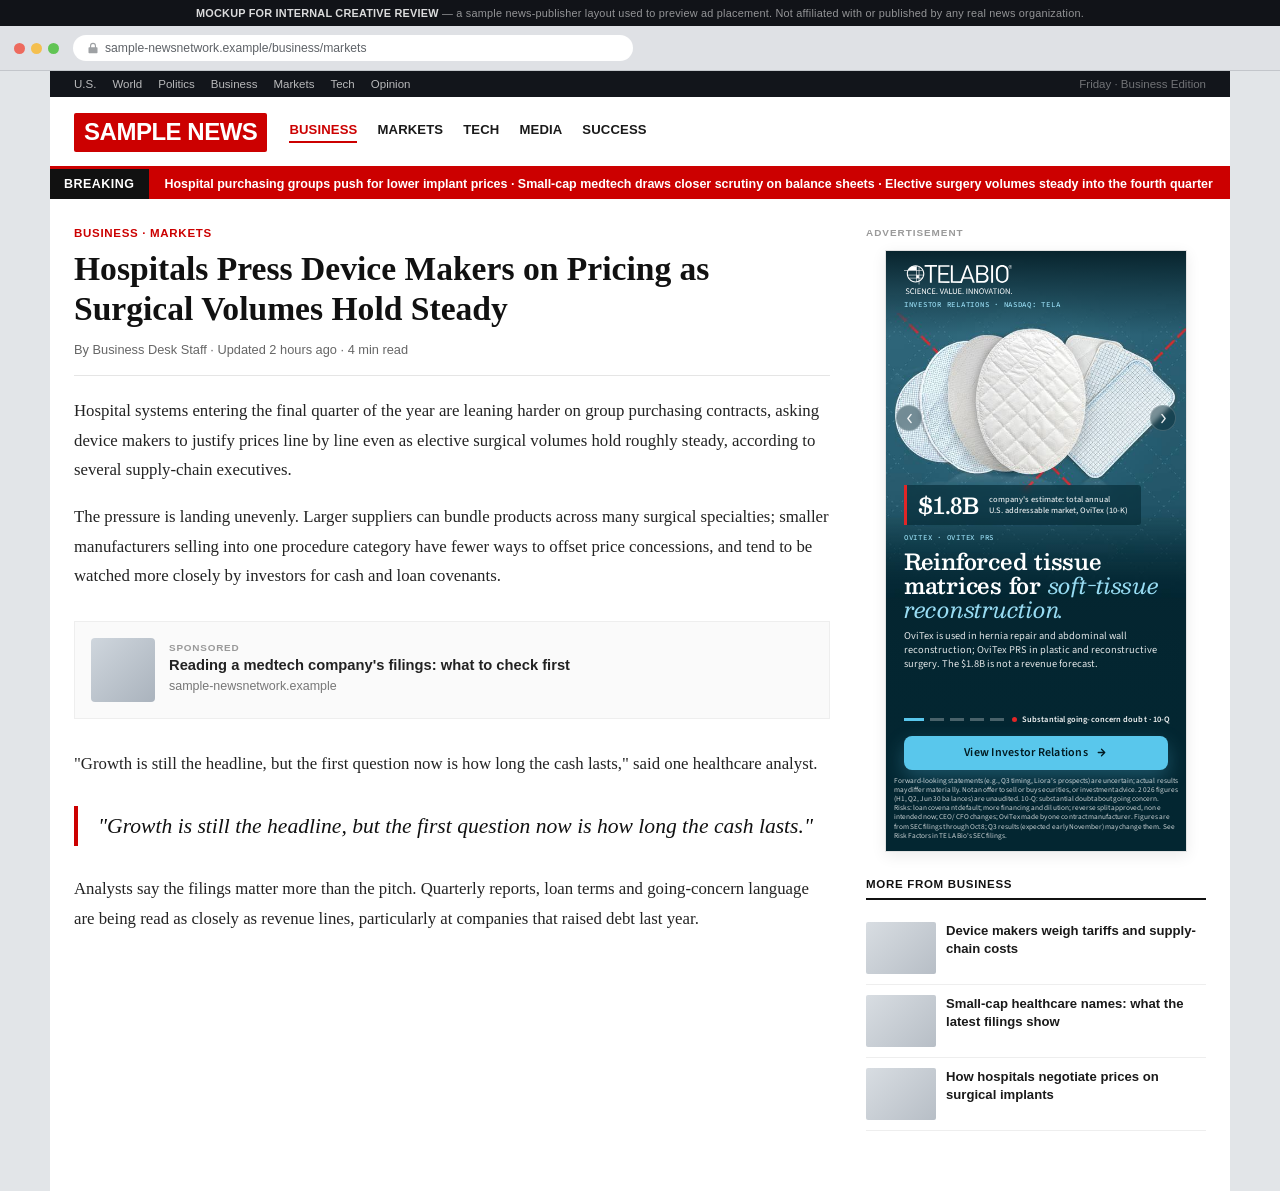
<file: context-preview/news.html>
<!DOCTYPE html>
<html lang="en">
<head>
<meta name="robots" content="noindex,nofollow">
<meta charset="UTF-8">
<meta name="viewport" content="width=device-width,initial-scale=1">
<title>In-Context Preview — Sample News Publisher Page</title>
<link rel="icon" href="data:,">
<style>
  * { margin:0; padding:0; box-sizing:border-box; }
  html, body { background:#e2e5e8; font-family:Helvetica, Arial, sans-serif; }

  /* ---- disclaimer strip ---- */
  #disclaimer {
    background:#111318;
    color:rgba(255,255,255,0.55);
    font-size:0.68rem;
    letter-spacing:0.02em;
    text-align:center;
    padding:7px 12px;
  }
  #disclaimer strong { color:rgba(255,255,255,0.85); }

  /* ---- fake browser chrome ---- */
  #browser-chrome {
    background:#dfe1e5;
    border-bottom:1px solid #c3c6cb;
    padding:9px 14px;
    display:flex;
    align-items:center;
    gap:14px;
  }
  #traffic-lights { display:flex; gap:6px; flex:0 0 auto; }
  #traffic-lights span { width:11px; height:11px; border-radius:50%; display:inline-block; }
  #traffic-lights span:nth-child(1){ background:#ed6a5e; }
  #traffic-lights span:nth-child(2){ background:#f4bf4f; }
  #traffic-lights span:nth-child(3){ background:#61c454; }
  #url-bar {
    flex:1 1 auto;
    background:#fff;
    border-radius:14px;
    padding:6px 14px;
    font-size:0.76rem;
    color:#5f6368;
    display:flex;
    align-items:center;
    gap:6px;
    max-width:560px;
  }
  #url-bar svg { flex:0 0 auto; opacity:0.6; }

  /* ---- site wrapper ---- */
  #site { background:#fff; max-width:1180px; margin:0 auto; }

  /* utility nav */
  #utility-nav {
    background:#12151b;
    color:rgba(255,255,255,0.7);
    font-size:0.72rem;
    display:flex;
    align-items:center;
    justify-content:space-between;
    padding:7px 24px;
  }
  #utility-nav .links { display:flex; gap:16px; }
  #utility-nav .links span:hover { color:#fff; }
  #utility-nav .meta { color:rgba(255,255,255,0.4); }

  /* masthead */
  #masthead {
    display:flex;
    align-items:center;
    gap:22px;
    padding:16px 24px 14px;
    border-bottom:3px solid #cc0000;
  }
  #logo {
    background:#cc0000;
    color:#fff;
    font-weight:900;
    font-size:1.5rem;
    letter-spacing:-0.02em;
    padding:5px 10px 6px;
    border-radius:2px;
    font-family:Arial, Helvetica, sans-serif;
  }
  #masthead nav { display:flex; gap:20px; flex:1; }
  #masthead nav span {
    font-size:0.82rem;
    font-weight:700;
    color:#1a1a1a;
    text-transform:uppercase;
    letter-spacing:0.01em;
    cursor:default;
  }
  #masthead nav span.active { color:#cc0000; border-bottom:2px solid #cc0000; padding-bottom:4px; }

  /* breaking ticker */
  #ticker {
    background:#cc0000;
    color:#fff;
    display:flex;
    align-items:center;
    font-size:0.78rem;
    font-weight:600;
    overflow:hidden;
    white-space:nowrap;
  }
  #ticker .badge {
    background:#111;
    padding:8px 14px;
    font-weight:900;
    letter-spacing:0.04em;
    flex:0 0 auto;
  }
  #ticker .feed { padding:8px 16px; }

  /* content grid */
  #content {
    display:grid;
    grid-template-columns:1fr 340px;
    gap:36px;
    padding:28px 24px 60px;
  }

  article .eyebrow {
    color:#cc0000;
    font-size:0.72rem;
    font-weight:800;
    letter-spacing:0.06em;
    text-transform:uppercase;
    margin-bottom:10px;
  }
  article h1 {
    font-family:Georgia, 'Times New Roman', serif;
    font-size:2.1rem;
    line-height:1.18;
    color:#111;
    margin-bottom:14px;
  }
  article .byline {
    font-size:0.8rem;
    color:#666;
    margin-bottom:20px;
    padding-bottom:18px;
    border-bottom:1px solid #e5e5e5;
  }
  article p {
    font-family:Georgia, 'Times New Roman', serif;
    font-size:1.05rem;
    line-height:1.75;
    color:#232323;
    margin-bottom:18px;
  }
  article .pull-quote {
    font-family:Georgia, 'Times New Roman', serif;
    font-style:italic;
    font-size:1.35rem;
    line-height:1.5;
    color:#111;
    border-left:4px solid #cc0000;
    padding:4px 0 4px 20px;
    margin:28px 0;
  }
  .native-slot {
    margin:30px 0;
    border:1px solid #eee;
    background:#fafafa;
    padding:16px;
    display:flex;
    gap:14px;
    align-items:center;
  }
  .native-slot .swatch { width:64px; height:64px; border-radius:4px; background:linear-gradient(135deg,#cfd6dd,#aab3bd); flex:0 0 auto; }
  .native-slot .txt .tag { font-size:0.62rem; font-weight:800; letter-spacing:0.08em; color:#999; text-transform:uppercase; margin-bottom:4px; }
  .native-slot .txt h4 { font-size:0.92rem; color:#222; margin-bottom:3px; }
  .native-slot .txt p { font-size:0.78rem; color:#777; margin:0; font-family:Helvetica, Arial, sans-serif; }

  /* right rail */
  aside { display:flex; flex-direction:column; align-items:center; gap:10px; }
  aside .sponsor-label {
    align-self:flex-start;
    font-size:0.62rem;
    font-weight:800;
    letter-spacing:0.1em;
    text-transform:uppercase;
    color:#9a9a9a;
    margin-bottom:2px;
  }
  #ad-slot {
    width:302px;    /* 300 + the 1px border each side (border-box), so the 300x600 banner isn't clipped */
    height:602px;
    border:1px solid #e2e2e2;
    box-shadow:0 4px 14px rgba(0,0,0,0.08);
    overflow:hidden;
    background:#000;
  }
  #ad-slot iframe { width:300px; height:600px; border:0; display:block; }

  .rail-more {
    align-self:stretch;
    margin-top:16px;
  }
  .rail-more .heading {
    font-size:0.72rem;
    font-weight:800;
    letter-spacing:0.06em;
    text-transform:uppercase;
    color:#111;
    border-bottom:2px solid #111;
    padding-bottom:8px;
    margin-bottom:12px;
  }
  .rail-item {
    display:flex;
    gap:10px;
    padding:10px 0;
    border-bottom:1px solid #eee;
  }
  .rail-item .thumb { width:70px; height:52px; border-radius:2px; background:linear-gradient(135deg,#d8dde2,#b7bec6); flex:0 0 auto; }
  .rail-item p { font-family:Helvetica, Arial, sans-serif; font-size:0.82rem; line-height:1.35; color:#1a1a1a; font-weight:600; }

  @media (max-width:900px) {
    #content { grid-template-columns:1fr; }
    aside { align-items:stretch; }
    #ad-slot { margin:0 auto; }
  }
</style>
</head>
<body>

<div id="disclaimer">
  <strong>MOCKUP FOR INTERNAL CREATIVE REVIEW</strong> — a sample news-publisher layout used to preview ad placement. Not affiliated with or published by any real news organization.
</div>

<div id="browser-chrome">
  <div id="traffic-lights"><span></span><span></span><span></span></div>
  <div id="url-bar">
    <svg width="12" height="12" viewBox="0 0 16 16"><path d="M8 1a4 4 0 00-4 4v2H3a1 1 0 00-1 1v6a1 1 0 001 1h10a1 1 0 001-1V8a1 1 0 00-1-1h-1V5a4 4 0 00-4-4zm-2.5 6V5a2.5 2.5 0 015 0v2h-5z" fill="currentColor"/></svg>
    sample-newsnetwork.example/business/markets
  </div>
</div>

<div id="site">
  <div id="utility-nav">
    <div class="links">
      <span>U.S.</span><span>World</span><span>Politics</span><span>Business</span><span>Markets</span><span>Tech</span><span>Opinion</span>
    </div>
    <div class="meta">Friday · Business Edition</div>
  </div>

  <div id="masthead">
    <div id="logo">SAMPLE&nbsp;NEWS</div>
    <nav>
      <span class="active">Business</span>
      <span>Markets</span>
      <span>Tech</span>
      <span>Media</span>
      <span>Success</span>
    </nav>
  </div>

  <div id="ticker">
    <span class="badge">BREAKING</span>
    <span class="feed">Hospital purchasing groups push for lower implant prices · Small-cap medtech draws closer scrutiny on balance sheets · Elective surgery volumes steady into the fourth quarter</span>
  </div>

  <div id="content">
    <article>
      <div class="eyebrow">Business · Markets</div>
      <h1>Hospitals Press Device Makers on Pricing as Surgical Volumes Hold Steady</h1>
      <div class="byline">By Business Desk Staff · Updated 2 hours ago · 4 min read</div>

      <p>Hospital systems entering the final quarter of the year are leaning harder on group purchasing contracts, asking device makers to justify prices line by line even as elective surgical volumes hold roughly steady, according to several supply-chain executives.</p>

      <p>The pressure is landing unevenly. Larger suppliers can bundle products across many surgical specialties; smaller manufacturers selling into one procedure category have fewer ways to offset price concessions, and tend to be watched more closely by investors for cash and loan covenants.</p>

      <div class="native-slot">
        <div class="swatch"></div>
        <div class="txt">
          <div class="tag">Sponsored</div>
          <h4>Reading a medtech company&#x27;s filings: what to check first</h4>
          <p>sample-newsnetwork.example</p>
        </div>
      </div>

      <p>&quot;Growth is still the headline, but the first question now is how long the cash lasts,&quot; said one healthcare analyst.</p>

      <div class="pull-quote">"Growth is still the headline, but the first question now is how long the cash lasts."</div>

      <p>Analysts say the filings matter more than the pitch. Quarterly reports, loan terms and going-concern language are being read as closely as revenue lines, particularly at companies that raised debt last year.</p>
    </article>

    <aside>
      <div class="sponsor-label">Advertisement</div>
      <div id="ad-slot">
        <iframe id="ad-frame" title="Sample ad placement" scrolling="no"></iframe>
      </div>

      <div class="rail-more">
        <div class="heading">More From Business</div>
        <div class="rail-item"><div class="thumb"></div><p>Device makers weigh tariffs and supply-chain costs</p></div>
        <div class="rail-item"><div class="thumb"></div><p>Small-cap healthcare names: what the latest filings show</p></div>
        <div class="rail-item"><div class="thumb"></div><p>How hospitals negotiate prices on surgical implants</p></div>
      </div>
    </aside>
  </div>
</div>

<script>
  var CONCEPTS = {
    a: '../concept-a-photo/index.html',
    b: '../concept-b-editorial/index.html',
    c: '../concept-c-dashboard/index.html',
    d: '../concept-d-corporate/index.html'
  }
  var params = new URLSearchParams(window.location.search)
  var concept = params.get('concept')
  if (!CONCEPTS[concept]) concept = 'a'
  document.getElementById('ad-frame').src = CONCEPTS[concept]
</script>

</body>
</html>
</file>
<file: concept-a-photo/style.css>
/* ── Brand tokens — the ONLY place colors are defined. Set --dark,
   --navy, --accent and --gold from the company's real site; the rest
   derive from them (color-mix: Chrome 111+ / Safari 16.2+). ── */
:root {
  --dark:      #032631;
  --dark-2:    color-mix(in srgb, var(--dark) 70%, black);
  --navy:      #23586a;
  --accent:    #59c7ec;
  --accent-d:  color-mix(in srgb, var(--accent) 82%, black);
  --accent-lt: color-mix(in srgb, var(--accent) 62%, white);
  --gold:      #e12627;
  --gold-d:    color-mix(in srgb, var(--gold) 85%, black);
  --white:     #ffffff;
  --cta-ink:   var(--white);  /* text on the accent CTA — set to var(--dark-2) if white fails contrast on a light accent */
  --font-head: 'Montserrat', system-ui, sans-serif;
  --font:      'Inter', system-ui, sans-serif;
  --mono:      'IBM Plex Mono', ui-monospace, SFMono-Regular, Menlo, Consolas, 'Liberation Mono', monospace;
  --ease:      cubic-bezier(0.16,1,0.3,1);
}

* { margin:0; padding:0; box-sizing:border-box; }
html, body { width:300px; height:600px; overflow:hidden; background:var(--dark); }
body { font-family:var(--font); -webkit-font-smoothing:antialiased; }
a { text-decoration:none; color:inherit; }
button { border:0; background:none; font:inherit; color:inherit; cursor:pointer; -webkit-tap-highlight-color:transparent; }

/* ── Canvas ─────────────────────────────────────────────────────────
   Fixed 300x600 stage. A crossfading slide stack sits at the bottom of
   the z-order; persistent chrome (logo, nav, stats, CTA) is pinned on
   top of it and never rotates — same "fixed shell / rotating cards"
   split the Knorex reference banner used with royalSlider. */
#banner {
  position:relative;
  width:300px;
  height:600px;
  overflow:hidden;
  cursor:pointer;
  background:var(--dark);
}

/* ── Slide stack ────────────────────────────────────────────────── */
#slides { position:absolute; inset:0; z-index:1; }

.slide {
  position:absolute;
  inset:0;
  opacity:0;
  z-index:1;
  pointer-events:none;
  transition:opacity 0.9s ease;
}
.slide.active { opacity:1; z-index:2; pointer-events:auto; }

.slide-bg {
  position:absolute;
  top:0; left:0;
  width:100%; height:100%;
  object-fit:cover;
  object-position:center 20%;
  z-index:1;
  animation:kenburns 7s ease-out infinite alternate;
  user-select:none;
  -webkit-user-drag:none;
}
@keyframes kenburns {
  from { transform:scale(1); }
  to   { transform:scale(1.09); }
}

.slide-scrim-top, .slide-scrim-bottom {
  position:absolute;
  left:0; right:0;
  z-index:2;
  pointer-events:none;
}
.slide-scrim-top {
  top:0; height:190px;
  background:linear-gradient(180deg, color-mix(in srgb, var(--dark-2) 94%, transparent) 0%, color-mix(in srgb, var(--dark-2) 62%, transparent) 55%, color-mix(in srgb, var(--dark-2) 0%, transparent) 100%);
}
.slide-scrim-bottom {
  bottom:0; height:336px;
  background:linear-gradient(0deg, var(--dark) 0%, color-mix(in srgb, var(--dark) 93%, transparent) 42%, color-mix(in srgb, var(--dark) 0%, transparent) 100%);
}

.slide-copy {
  position:absolute;
  inset:0;
  z-index:3;
  transform:translateY(12px);
  transition:transform 0.9s var(--ease);
}
.slide.active .slide-copy { transform:translateY(0); }

/* Floating mid-image stat chip (per slide) */
.mid-chip {
  position:absolute;
  top:258px; left:18px;
  display:flex;
  align-items:center;
  gap:10px;
  padding:9px 13px 9px 11px;
  background:color-mix(in srgb, var(--dark) 58%, transparent);
  border-left:3px solid var(--accent);
  border-radius:0 3px 3px 0;
  backdrop-filter:blur(3px);
  -webkit-backdrop-filter:blur(3px);
}
.chip-num {
  font-family:var(--font-head);
  font-weight:800;
  font-size:19px;
  color:var(--white);
  white-space:nowrap;
}
.chip-num em { font-style:normal; color:var(--accent); }
.chip-label {
  font-family:var(--font);
  font-size:8.4px;
  line-height:1.25;
  font-weight:500;
  color:rgba(255,255,255,0.82);
}

/* Rotating headline block, pinned above the fixed bottom bar */
.copy-bottom {
  position:absolute;
  left:0; right:0;
  bottom:150px;
  padding:0 18px;
}
.kicker {
  font-family:var(--mono);
  font-weight:600;
  font-size:8px;
  letter-spacing:0.09em;
  text-transform:uppercase;
  color:var(--accent-lt);
  margin-bottom:6px;
}
.copy-bottom h1 {
  font-family:var(--font-head);
  font-weight:900;
  font-size:20px;
  line-height:1.14;
  letter-spacing:-0.01em;
  color:var(--white);
}
.copy-bottom h1 em { font-style:normal; color:var(--accent); }
.copy-bottom p {
  margin-top:7px;
  font-size:11px;
  line-height:1.4;
  color:rgba(255,255,255,0.8);
  max-width:255px;
}

/* ── Persistent chrome (never rotates) ─────────────────────────── */
#top-bar {
  position:absolute;
  top:0; left:0; right:0;
  z-index:5;
  display:flex;
  flex-direction:column;
  gap:7px;
  padding:16px 18px 0;
}
#logo { display:flex; align-items:center; gap:7px; }
#logo .mark { width:19px; height:19px; flex:none; }
#wordmark {
  font-family:var(--font-head);
  font-weight:800;
  font-size:13.5px;
  letter-spacing:0.01em;
  color:var(--white);
}
#eyebrow {
  font-family:var(--mono);
  font-weight:600;
  font-size:8.2px;
  letter-spacing:0.1em;
  color:var(--accent-lt);
}

.nav-arrow {
  position:absolute;
  top:154px;
  width:26px; height:26px;
  z-index:5;
  display:flex;
  align-items:center;
  justify-content:center;
  background:color-mix(in srgb, var(--dark) 45%, transparent);
  border:1px solid rgba(255,255,255,0.18);
  border-radius:50%;
  color:rgba(255,255,255,0.9);
  backdrop-filter:blur(2px);
  -webkit-backdrop-filter:blur(2px);
  transition:background .2s ease, transform .15s ease;
}
.nav-arrow svg { width:13px; height:13px; }
.nav-arrow:active { transform:scale(0.9); background:color-mix(in srgb, var(--accent) 55%, transparent); }
#arrow-prev { left:10px; }
#arrow-next { right:10px; }

#bottom-fixed {
  position:absolute;
  left:0; right:0; bottom:0;
  z-index:5;
  padding:0 18px 12px;
}

#dots {
  display:flex;
  gap:6px;
  margin-bottom:11px;
}
.dot {
  width:14px; height:3px;
  border-radius:2px;
  background:rgba(255,255,255,0.28);
  transition:background .3s ease, width .3s ease;
  padding:6px 0;
  background-clip:content-box;
  box-sizing:content-box;
}
.dot.active { background-color:var(--accent); width:20px; }  /* background-color, not the shorthand: the shorthand resets background-clip and paints the whole 15px hit area as a square */

#stat-row {
  display:flex;
  align-items:center;
  gap:14px;
}
.stat { display:flex; flex-direction:column; gap:2px; }
.stat-num {
  font-family:var(--font-head);
  font-weight:800;
  font-size:15px;
  color:var(--white);
}
.stat-num em { font-style:normal; color:var(--accent); }
.stat-label {
  font-family:var(--font);
  font-size:8px;
  font-weight:500;
  letter-spacing:0.03em;
  text-transform:uppercase;
  color:rgba(255,255,255,0.58);
}
.stat-div { width:1px; height:26px; background:rgba(255,255,255,0.18); }

#cta {
  margin-top:14px;
  display:flex;
  align-items:center;
  justify-content:center;
  gap:7px;
  width:100%;
  height:42px;
  background:var(--accent);
  border-radius:3px;
  color:var(--cta-ink);
  font-family:var(--font-head);
  font-weight:800;
  font-size:11.5px;
  letter-spacing:0.06em;
  text-transform:uppercase;
  box-shadow:0 8px 20px color-mix(in srgb, var(--accent) 35%, transparent);
  animation:cta-pulse 1.8s ease-in-out 2.6s 6;
}
#cta-arrow { width:13px; height:13px; }

/* Required disclosure line under the CTA */
#disclosure {
  margin-top:8px;
  font-family:var(--mono);
  font-size:6.6px;
  letter-spacing:0.03em;
  line-height:1.2;
  text-align:center;
  color:rgba(255,255,255,0.55);
}
@keyframes cta-pulse {
  0%, 100% { box-shadow:0 8px 20px color-mix(in srgb, var(--accent) 35%, transparent); }
  50%      { box-shadow:0 8px 26px color-mix(in srgb, var(--accent) 65%, transparent), 0 0 0 5px color-mix(in srgb, var(--accent) 12%, transparent); }
}

/* ── Entrance sequence (initial load only) ─────────────────────── */
.reveal {
  opacity:0;
  transform:translateY(14px);
  transition:opacity .7s var(--ease), transform .7s var(--ease);
}
#banner.is-live .reveal { opacity:1; transform:none; }
#top-bar[data-delay="0"] { transition-delay:.05s; }
#bottom-fixed[data-delay="4"] { transition-delay:.55s; }

#click-tag-wrapper { position:absolute; width:0; height:0; overflow:hidden; }

@media (prefers-reduced-motion: reduce) {
  .slide-bg { animation:none; }
  #cta { animation:none; }
  .reveal { transition-duration:.01s; transition-delay:0s !important; }
  .slide, .slide-copy { transition-duration:.2s; }
}

/* ══ TELA Bio theme (the IR concept page's tokens: teal field, deep-teal ground, bright accent, red thread;
   Besley / Source Sans 3 / Source Code Pro). Appended to the scaffolded rules above. ══ */
:root {
  --cta-ink:   var(--dark-2);           /* the accent is light: dark ink holds contrast */
  --thread:    #e12627;                 /* the logo's red: the polymer thread. Fills and strokes only, never small text */
  --font-head: 'Besley', Georgia, 'Times New Roman', serif;
  --font:      'Source Sans 3', system-ui, sans-serif;
  --mono:      'Source Code Pro', ui-monospace, SFMono-Regular, Menlo, Consolas, monospace;
}
body { font-family:var(--font); }

/* header: the company's own lockup (white variant), ticker eyebrow beneath */
#top-bar { gap:6px; padding-top:14px; }
#logo .lockup { display:block; width:108px; height:auto; }
#eyebrow { font-weight:500; font-size:7.4px; letter-spacing:0.1em; }

/* slide type: Besley display with an italic bright-teal phrase, like the IR hero's italic em */
.mid-chip { top:234px; border-left-color:var(--thread); }
.chip-num { font-family:var(--font-head); font-weight:600; font-size:22px; letter-spacing:-0.01em; line-height:1; }
.chip-label { font-size:8.4px; line-height:1.28; font-weight:500; color:rgba(255,255,255,0.88); }
.kicker { font-weight:500; font-size:7.4px; letter-spacing:0.1em; margin-bottom:7px; color:var(--accent-lt); }
.copy-bottom { top:282px; bottom:auto; }                 /* anchored from the top so every headline lands at the same y */
.copy-bottom h1 { font-weight:600; font-size:22px; line-height:1.1; letter-spacing:-0.012em; }
.copy-bottom h1 em { font-style:italic; font-weight:400; color:var(--accent-lt); }
.copy-bottom p { font-size:10.4px; line-height:1.36; color:rgba(255,255,255,0.88); max-width:264px; text-wrap:pretty; }

/* distressed issuer: no persistent stat row, so the disclosure is legible */
#bottom-fixed { padding:0 18px 10px; }
#ctl-row { display:flex; align-items:center; justify-content:space-between; gap:8px; margin-bottom:9px; }
#dots { margin-bottom:0; }
/* persistent going-concern flag (R5): same row as the dots, so it costs no height */
#gc-flag { display:inline-flex; align-items:center; gap:5px; white-space:nowrap; font-family:var(--font); font-weight:600; font-size:8.4px; line-height:15px; letter-spacing:0.01em; color:rgba(255,255,255,0.95); }
#gc-flag i { flex:none; width:5px; height:5px; border-radius:50%; background:#e12627; }
#cta { margin-top:0; height:34px; border-radius:8px; font-family:var(--font); font-weight:600; font-size:12px; letter-spacing:0.02em; text-transform:none; box-shadow:0 8px 20px color-mix(in srgb, var(--accent) 28%, transparent); }
#disclosure { margin:7px -10px 0; font-family:var(--font); font-size:7.3px; line-height:1.26; letter-spacing:0.004em; text-align:left; color:rgba(255,255,255,0.78); }

/* product art sits high in the frame: a short scrim keeps the logo legible without dimming the pads */
.slide-scrim-top { height:84px; background:linear-gradient(180deg, color-mix(in srgb, var(--dark-2) 88%, transparent) 0%, color-mix(in srgb, var(--dark-2) 0%, transparent) 100%); }
</file>
<file: concept-b-editorial/style.css>
/* ── Brand tokens — the ONLY place colors are defined. Set --accent,
   --ink and --gold from the company's real site (hex or oklch); every
   other surface/tint derives from them. ── */
:root {
  --accent:       #59c7ec;
  --ink:          #1f2528;
  --gold:         #e12627;
  --accent-lt:    color-mix(in oklch, var(--accent) 60%, white);
  --accent-ink:   color-mix(in oklch, var(--accent) 72%, black);
  --accent-ink-d: color-mix(in oklch, var(--accent) 62%, black);
  --accent-lo:    color-mix(in oklch, var(--accent) 14%, transparent);
  --deep:         color-mix(in oklch, var(--ink) 80%, black);
  --paper:        color-mix(in oklch, var(--ink) 2%, white);
  --tint:         color-mix(in oklch, var(--accent) 7%, white);
  --tint-2:       color-mix(in oklch, var(--accent) 24%, white);
  --card:         #ffffff;
  --text-mid:     color-mix(in oklch, var(--ink) 62%, white);
  --line:         color-mix(in oklch, var(--ink) 15%, transparent);
  --serif: 'Source Serif 4', Georgia, serif;
  --sans:  'Libre Franklin', system-ui, sans-serif;
  --mono:  'JetBrains Mono', ui-monospace, SFMono-Regular, Menlo, Consolas, 'Liberation Mono', monospace;
  --ease:  cubic-bezier(0.22, 1, 0.36, 1);
}

* { margin:0; padding:0; box-sizing:border-box; }
html, body { width:300px; height:600px; overflow:hidden; background:var(--paper); }
body { font-family:var(--sans); color:var(--ink); -webkit-font-smoothing:antialiased; }
a { text-decoration:none; color:inherit; }
button { border:0; background:none; font:inherit; color:inherit; cursor:pointer; -webkit-tap-highlight-color:transparent; }

#banner {
  position:relative;
  width:300px;
  height:600px;
  overflow:hidden;
  cursor:pointer;
  background:var(--paper);
}

#top-rule {
  position:absolute;
  top:0; left:0; right:0;
  height:3px;
  z-index:6;
  background:linear-gradient(90deg, var(--accent-ink), var(--gold));
}

/* ── Persistent top chrome ──────────────────────────────────────── */
#top-bar {
  position:absolute;
  top:3px; left:0; right:0;
  z-index:5;
  background:var(--paper);
  border-bottom:1px solid var(--line);
  padding:13px 18px 10px;
  display:flex;
  flex-direction:column;
  gap:6px;
}
#logo { display:flex; align-items:center; gap:7px; }
.mark { width:18px; height:18px; flex:none; }
#wordmark {
  font-family:var(--sans);
  font-weight:800;
  font-size:13px;
  letter-spacing:0.01em;
  color:var(--ink);
}
#masthead {
  font-family:var(--mono);
  font-size:7.6px;
  font-weight:500;
  letter-spacing:0.1em;
  color:var(--text-mid);
}

/* ── Slide stack ────────────────────────────────────────────────── */
#slides { position:absolute; top:61px; left:0; right:0; bottom:115px; z-index:1; overflow:hidden; }

.slide {
  position:absolute; inset:0;
  opacity:0;
  z-index:1;
  pointer-events:none;
  transition:opacity 0.8s ease;
}
.slide.active { opacity:1; z-index:2; pointer-events:auto; }

.slide-copy {
  padding:16px 18px 0;
  transform:translateY(10px);
  transition:transform 0.8s var(--ease);
}
.slide.active .slide-copy { transform:translateY(0); }

.eyebrow {
  font-family:var(--mono);
  font-size:9.5px;
  font-weight:500;
  letter-spacing:0.13em;
  text-transform:uppercase;
  color:var(--accent-ink);
  display:flex;
  align-items:center;
  gap:7px;
  margin-bottom:9px;
}
.eyebrow::before {
  content:'';
  width:6px; height:6px;
  border-radius:50%;
  background:var(--accent);
  flex:none;
}

.slide-copy h1 {
  font-family:var(--serif);
  font-weight:700;
  font-size:21px;
  line-height:1.16;
  letter-spacing:-0.01em;
  color:var(--ink);
}
.slide-copy h1 em { font-style:italic; color:var(--accent-ink); }

.lead {
  margin-top:8px;
  font-family:var(--sans);
  font-size:10.8px;
  line-height:1.44;
  color:var(--text-mid);
}

/* ── "Figure" schematic card, matching the site's plate component ─ */
.fig-card {
  margin-top:13px;
  border:1px solid var(--line);
  border-radius:2px;
  background:var(--card);
  overflow:hidden;
}
.fig-bar {
  display:flex;
  justify-content:space-between;
  align-items:center;
  gap:8px;
  padding:6px 10px;
  background:var(--ink);
  color:#fff;
  font-family:var(--mono);
  font-size:6.6px;
  font-weight:500;
  letter-spacing:0.12em;
  text-transform:uppercase;
}
.fig-bar span:last-child { color:var(--accent-lt); }
.fig-body { padding:9px 11px 5px; }
.fig-body svg { width:100%; height:auto; display:block; }

/* figure line-art */
.fig-node rect { fill:var(--ink); }
.fig-rail { fill:none; stroke:var(--text-mid); stroke-width:1.6; }
.fig-ghost { fill:none; stroke:var(--tint-2); stroke-width:2; }
.fig-mark { fill:none; stroke-width:10.5; stroke-linecap:round; }
.fig-mark.a { stroke:var(--accent); }
.fig-mark.b { stroke:var(--ink); }
.fig-gold { fill:var(--gold); }

.fig-mesh line { stroke:var(--accent-lt); stroke-width:1; opacity:0.7; }
.fig-dot circle { fill:var(--accent-ink); }
.fig-hub { fill:var(--gold); stroke:var(--ink); stroke-width:1.4; }

.fig-step rect { fill:var(--tint); stroke:var(--line); stroke-width:1; }
.fig-step.accent rect { fill:var(--accent-lo); stroke:var(--accent-ink); }
.fig-step.gold rect { fill:var(--tint); stroke:var(--gold); }
.fig-step text {
  font-family:var(--mono);
  font-size:8.6px;
  font-weight:700;
  letter-spacing:0.01em;
  fill:var(--ink);
}
.fig-arrow { fill:none; stroke:var(--text-mid); stroke-width:1.6; stroke-linecap:round; stroke-linejoin:round; }

.fig-base { stroke:var(--line); stroke-width:1; }
.fig-bar-prior { fill:var(--tint-2); }
.fig-bar-now { fill:var(--accent-ink); }
.fig-bar-label { font-family:var(--mono); font-size:9px; font-weight:600; fill:var(--text-mid); }
.fig-bar-label.strong { fill:var(--accent-ink); font-weight:700; font-size:10px; }
.fig-bar-year { font-family:var(--mono); font-size:7.5px; fill:var(--text-mid); letter-spacing:0.04em; }

/* key-fact row, matching the site's .kf definition-list pattern */
.kf {
  margin-top:12px;
  padding-top:10px;
  border-top:1px solid var(--line);
  display:flex;
  justify-content:space-between;
  align-items:baseline;
}
.kf dt {
  font-family:var(--mono);
  font-size:7.8px;
  font-weight:500;
  letter-spacing:0.1em;
  text-transform:uppercase;
  color:var(--text-mid);
}
.kf dd {
  display:flex;
  flex-direction:column;
  align-items:flex-end;
  gap:2px;
  font-family:var(--mono);
  font-size:13px;
  font-weight:700;
  color:var(--ink);
  text-align:right;
}
.kf dd em {
  font-style:normal;
  font-weight:600;
  font-size:7.6px;
  letter-spacing:0.03em;
  color:var(--accent-ink);
}

/* ── Nav arrows ─────────────────────────────────────────────────── */
.nav-arrow {
  position:absolute;
  top:316px;
  z-index:5;
  width:24px; height:24px;
  display:flex;
  align-items:center;
  justify-content:center;
  background:var(--card);
  border:1px solid var(--line);
  border-radius:50%;
  color:var(--ink);
  box-shadow:0 2px 8px color-mix(in oklch, var(--ink) 12%, transparent);
  transition:transform 0.15s ease, background 0.2s ease;
}
.nav-arrow svg { width:12px; height:12px; }
.nav-arrow:active { transform:scale(0.9); background:var(--tint); }
#arrow-prev { left:6px; }
#arrow-next { right:6px; }

/* ── Persistent dark band: dots + CTA ───────────────────────────── */
#dots {
  position:absolute;
  left:0; right:0; bottom:81px;
  z-index:5;
  background:var(--deep);
  display:flex;
  gap:6px;
  padding:11px 18px 8px;
}
.dot {
  width:13px; height:3px;
  border-radius:2px;
  background:oklch(1 0 0 / 0.28);
  padding:6px 0;
  background-clip:content-box;
  box-sizing:content-box;
  transition:background 0.3s ease, width 0.3s ease;
}
.dot.active { background-color:var(--accent); width:19px; }  /* background-color, not the shorthand: the shorthand resets background-clip and paints the whole hit area as a square */

#bottom-fixed {
  position:absolute;
  left:0; right:0; bottom:0;
  z-index:5;
  background:var(--deep);
  padding:2px 18px 10px;
}
#bf-line {
  font-family:var(--mono);
  font-size:7.4px;
  font-weight:500;
  letter-spacing:0.11em;
  color:color-mix(in oklch, var(--accent-lt) 75%, transparent);
  margin-bottom:9px;
}
#cta {
  display:flex;
  align-items:center;
  justify-content:center;
  gap:7px;
  width:100%;
  height:42px;
  background:var(--accent);
  border-radius:3px;
  color:var(--deep);
  font-family:var(--sans);
  font-weight:700;
  font-size:12px;
  letter-spacing:0.01em;
  box-shadow:0 8px 20px color-mix(in oklch, var(--accent) 30%, transparent);
  animation:cta-pulse 1.8s ease-in-out 2.6s 6;
}
#cta-arrow { width:13px; height:13px; }

/* Required disclosure line under the CTA */
#fls {
  margin-top:7px;
  font-family:var(--mono);
  font-size:6.4px;
  letter-spacing:0.03em;
  text-align:center;
  color:color-mix(in oklch, var(--accent-lt) 60%, transparent);
}
@keyframes cta-pulse {
  0%, 100% { box-shadow:0 8px 20px color-mix(in oklch, var(--accent) 30%, transparent); }
  50%      { box-shadow:0 8px 26px color-mix(in oklch, var(--accent) 55%, transparent), 0 0 0 5px color-mix(in oklch, var(--accent) 16%, transparent); }
}

/* ── Entrance sequence (initial load only) ─────────────────────── */
.reveal { opacity:0; transform:translateY(12px); transition:opacity .7s var(--ease), transform .7s var(--ease); }
#banner.is-live .reveal { opacity:1; transform:none; }
#top-bar[data-delay="0"] { transition-delay:.05s; }
#dots.reveal { transition-delay:.5s; }
#bottom-fixed[data-delay="1"] { transition-delay:.6s; }

#click-tag-wrapper { position:absolute; width:0; height:0; overflow:hidden; }

@media (prefers-reduced-motion: reduce) {
  #cta { animation:none; }
  .reveal { transition-duration:.01s; transition-delay:0s !important; }
  .slide, .slide-copy { transition-duration:.2s; }
}

/* ══ TELA Bio theme: the IR concept page's light tokens (paper #f9fcfe, tint #e6f7fe, ink #1f2528, accent-ink #2b6072,
   deep #032631, thread red #e12627 / red-ink #a8010f) and type (Besley / Source Sans 3 / Source Code Pro). ══ */
:root {
  --accent:       #59c7ec;
  --accent-lt:    #8cdffd;
  --accent-ink:   #2b6072;
  --accent-ink-d: #1e4e5f;
  --accent-lo:    color-mix(in srgb, #59c7ec 14%, transparent);
  --ink:          #1f2528;
  --deep:         #032631;
  --paper:        #f9fcfe;
  --card:         #fdfeff;
  --tint:         #e6f7fe;
  --tint-2:       #c9e7f3;
  --text-mid:     #5a6265;
  --field:        #23586a;
  --thread:       #e12627;
  --gold:         #e12627;
  --red-ink:      #a8010f;
  --line:         color-mix(in srgb, #1f2528 14%, transparent);
  --serif: 'Besley', Georgia, 'Times New Roman', serif;
  --sans:  'Source Sans 3', system-ui, sans-serif;
  --mono:  'Source Code Pro', ui-monospace, SFMono-Regular, Menlo, Consolas, monospace;
}
html, body, #banner { background:var(--paper); }
#top-rule { background:linear-gradient(90deg, var(--accent-ink), var(--thread)); }

/* header: logo left, masthead right, one row */
#top-bar { padding:7px 18px 6px; flex-direction:row; align-items:center; justify-content:space-between; gap:8px; }
#logo .lockup { display:block; width:112px; height:31px; }
#masthead { display:flex; flex-direction:column; align-items:flex-end; gap:2px; font-size:7.6px; letter-spacing:0.1em; line-height:1.2; }

#slides { top:49px; bottom:145px; }
.eyebrow { font-size:8px; letter-spacing:0.14em; margin-bottom:6px; }
.eyebrow::before { background:var(--thread); }
.slide-copy { display:flex; flex-direction:column; height:100%; padding:9px 18px 8px; }
.slide-copy h1 { font-family:var(--serif); font-weight:600; font-size:21.5px; line-height:1.14; letter-spacing:-0.012em; }
.slide-copy h1 em { font-style:italic; font-weight:400; color:var(--red-ink); }
.lead { margin-top:6px; font-size:10px; line-height:1.36; color:#4b5457; text-wrap-style:pretty; }

/* plates: red mono FIGURE label, Besley title, short red dashed rule (the IR page's .plate) */
.fig-card { position:relative; margin-top:10px; border-radius:6px; background:var(--card); box-shadow:0 1px 0 var(--line), 0 14px 22px -16px rgba(3,38,49,0.4); }
.fig-card::before { content:""; position:absolute; left:10px; top:0; width:32px; height:2.5px; background:repeating-linear-gradient(90deg, var(--thread) 0 5px, transparent 5px 8px); z-index:1; }
.fig-bar { justify-content:flex-start; gap:7px; padding:8px 10px 0; background:transparent; color:var(--red-ink); font-size:6.8px; letter-spacing:0.12em; white-space:nowrap; }
.fig-bar span:last-child { font-family:var(--serif); font-size:9.6px; font-weight:600; letter-spacing:0; text-transform:none; color:var(--ink); }
.fig-body { padding:5px 10px 3px; }

/* one line weight (1.2) and one thread (red) across all four figures */
.fig-lab { font-family:var(--sans); font-size:7.3px; fill:var(--text-mid); }
.fig-n { font-family:var(--mono); font-size:6.6px; fill:var(--text-mid); }
.fig-row { font-family:var(--mono); font-size:7px; font-weight:500; fill:var(--text-mid); }
.fig-total { font-family:var(--mono); font-size:7.4px; font-weight:600; fill:var(--ink); }
.fig-sum { font-family:var(--mono); font-size:8px; font-weight:600; fill:var(--ink); }
.fig-note { font-family:var(--mono); font-size:6.5px; fill:var(--text-mid); }
.fig-leg { font-family:var(--mono); font-size:6.6px; fill:var(--text-mid); }
.fig-cap { font-family:var(--mono); font-size:6.6px; font-weight:500; letter-spacing:0.03em; fill:var(--text-mid); }
.fig-delta { font-family:var(--serif); font-size:9px; font-weight:600; fill:var(--ink); }
.fig-new { font-family:var(--mono); font-size:6.8px; font-weight:600; letter-spacing:0.12em; fill:var(--red-ink); }
.fig-axis { stroke:var(--ink); stroke-width:1.2; }
.seg-field { fill:var(--field); }
.seg-ink { fill:var(--ink); }
.seg-loan { fill:url(#hatch); stroke:var(--ink); stroke-width:1.2; }
.hatch-ln { stroke:var(--ink); stroke-width:1; }
.seg-prior { fill:var(--tint-2); stroke:#5f98ab; stroke-width:1.2; }
.fig-cap-thread { stroke:var(--thread); stroke-width:2; stroke-dasharray:2.4 1.6; }
.fig-cap-thread.h { stroke-width:2.4; }
.lyr-slab { fill:#eaf6fb; stroke:#5f98ab; stroke-width:1.2; }
.lyr-thread { fill:none; stroke:var(--thread); stroke-width:1.2; stroke-linejoin:round; stroke-linecap:round; }
.lyr-run { fill:none; stroke:var(--thread); stroke-width:1.2; stroke-dasharray:3 2.6; }
.lyr-run.b { stroke-opacity:.55; }
.lyr-knot { fill:var(--thread); }
.lyr-name { font-family:var(--serif); font-size:9.6px; font-weight:600; fill:var(--ink); }
.fig-run-key { stroke:var(--thread); stroke-width:1.2; stroke-dasharray:3 2.6; }
.fig-trunk { fill:none; stroke:var(--field); stroke-width:1.2; }
.fig-run-k { fill:none; stroke:var(--thread); stroke-width:1.2; stroke-dasharray:3 2.6; }
.fig-trunk-new { fill:none; stroke:var(--red-ink); stroke-width:1.2; stroke-dasharray:3 2.6; }
.node-solid { fill:var(--field); stroke:var(--ink); stroke-width:1.2; }
.node-new { fill:var(--paper); stroke:var(--red-ink); stroke-width:1.2; stroke-dasharray:2.4 1.8; }

.f3 .fig-lab { font-size:7.4px; }
.f3 .fig-cap { font-size:7px; }
.kf { margin-top:auto; padding-top:5px; gap:10px; }
.fig-card { margin-bottom:7px; }
.slide[data-index="3"] .lead, .slide[data-index="4"] .lead { font-size:9.5px; }
.slide[data-index="2"] .fig-foot { padding-top:2px; }
.fig-foot { margin:0; padding:0 10px 8px; font-family:var(--sans); font-size:7.2px; line-height:1.3; color:var(--text-mid); }
.kf dt { font-size:7.4px; letter-spacing:0.08em; line-height:1.3; }
.kf dd { font-size:12.5px; font-weight:600; white-space:nowrap; }
.kf dd em { font-size:7.2px; color:var(--accent-ink); }

/* closing band: dots + arrows, CTA, six-line disclosure */
#dots { bottom:120px; padding:6px 18px 4px; }
#bottom-fixed { height:120px; padding:0 18px 7px; }
#bf-line { display:flex; align-items:center; gap:5px; white-space:nowrap; font-family:var(--sans); font-size:8.4px; font-weight:600; letter-spacing:0.02em; margin-bottom:4px; color:var(--accent-lt); opacity:0.95; }
#bf-line i { flex:none; width:5px; height:5px; border-radius:50%; background:#e12627; }
#cta { height:28px; border-radius:8px; font-family:var(--sans); font-weight:600; font-size:12px; letter-spacing:0.02em; color:var(--deep); }
#fls { margin:5px -12px 0; font-family:var(--sans); font-size:7.4px; line-height:1.26; letter-spacing:0.004em; text-align:left; text-wrap-style:pretty; color:rgba(255,255,255,0.78); }
.nav-arrow { top:auto; bottom:calc(120px + 2px); width:22px; height:22px; background:transparent; border:1px solid rgba(255,255,255,0.3); color:#fff; box-shadow:none; z-index:6; }
.nav-arrow svg { width:11px; height:11px; }
.nav-arrow:active { background:rgba(255,255,255,0.16); }
#arrow-prev { left:auto; right:46px; }
#arrow-next { right:18px; }
</file>
<file: concept-c-dashboard/style.css>
/* ── Brand tokens — the ONLY place colors are defined. Set --dark,
   --navy, --accent and --gold from the company's real site; the rest
   derive from them (color-mix: Chrome 111+ / Safari 16.2+). ── */
:root {
  --dark:      #032631;
  --dark-2:    color-mix(in srgb, var(--dark) 70%, black);
  --navy:      #23586a;
  --accent:    #59c7ec;
  --accent-d:  color-mix(in srgb, var(--accent) 82%, black);
  --accent-lt: color-mix(in srgb, var(--accent) 62%, white);
  --gold:      #e12627;
  --gold-d:    color-mix(in srgb, var(--gold) 85%, black);
  --white:     #ffffff;
  --cta-ink:   var(--white);  /* text on the accent CTA — set to var(--dark-2) if white fails contrast on a light accent */
  --font-head: 'Montserrat', system-ui, sans-serif;
  --font:      'Inter', system-ui, sans-serif;
  --mono:      'IBM Plex Mono', ui-monospace, SFMono-Regular, Menlo, Consolas, 'Liberation Mono', monospace;
  --ease:      cubic-bezier(0.16,1,0.3,1);
}

* { margin:0; padding:0; box-sizing:border-box; }
html, body { width:300px; height:600px; overflow:hidden; background:var(--dark); }
body { font-family:var(--font); -webkit-font-smoothing:antialiased; }
a { text-decoration:none; color:inherit; }
button { border:0; background:none; font:inherit; color:inherit; cursor:pointer; -webkit-tap-highlight-color:transparent; }

/* ── Canvas ─────────────────────────────────────────────────────────
   Fixed 300x600 stage. A crossfading slide stack sits at the bottom of
   the z-order; persistent chrome (logo, nav, stats, CTA) is pinned on
   top of it and never rotates — same "fixed shell / rotating cards"
   split the Knorex reference banner used with royalSlider. */
#banner {
  position:relative;
  width:300px;
  height:600px;
  overflow:hidden;
  cursor:pointer;
  background:var(--dark);
}

/* ── Slide stack ────────────────────────────────────────────────── */
#slides { position:absolute; inset:0; z-index:1; }

.slide {
  position:absolute;
  inset:0;
  opacity:0;
  z-index:1;
  pointer-events:none;
  transition:opacity 0.9s ease;
}
.slide.active { opacity:1; z-index:2; pointer-events:auto; }

.slide-bg {
  position:absolute;
  top:0; left:0;
  width:100%; height:100%;
  object-fit:cover;
  object-position:center 20%;
  z-index:1;
  animation:kenburns 7s ease-out infinite alternate;
  user-select:none;
  -webkit-user-drag:none;
}
@keyframes kenburns {
  from { transform:scale(1); }
  to   { transform:scale(1.09); }
}

.slide-scrim-top, .slide-scrim-bottom {
  position:absolute;
  left:0; right:0;
  z-index:2;
  pointer-events:none;
}
.slide-scrim-top {
  top:0; height:190px;
  background:linear-gradient(180deg, color-mix(in srgb, var(--dark-2) 94%, transparent) 0%, color-mix(in srgb, var(--dark-2) 62%, transparent) 55%, color-mix(in srgb, var(--dark-2) 0%, transparent) 100%);
}
.slide-scrim-bottom {
  bottom:0; height:336px;
  background:linear-gradient(0deg, var(--dark) 0%, color-mix(in srgb, var(--dark) 93%, transparent) 42%, color-mix(in srgb, var(--dark) 0%, transparent) 100%);
}

.slide-copy {
  position:absolute;
  inset:0;
  z-index:3;
  transform:translateY(12px);
  transition:transform 0.9s var(--ease);
}
.slide.active .slide-copy { transform:translateY(0); }

/* Floating mid-image stat chip (per slide) */
.mid-chip {
  position:absolute;
  top:258px; left:18px;
  display:flex;
  align-items:center;
  gap:10px;
  padding:9px 13px 9px 11px;
  background:color-mix(in srgb, var(--dark) 58%, transparent);
  border-left:3px solid var(--accent);
  border-radius:0 3px 3px 0;
  backdrop-filter:blur(3px);
  -webkit-backdrop-filter:blur(3px);
}
.chip-num {
  font-family:var(--font-head);
  font-weight:800;
  font-size:19px;
  color:var(--white);
  white-space:nowrap;
}
.chip-num em { font-style:normal; color:var(--accent); }
.chip-label {
  font-family:var(--font);
  font-size:8.4px;
  line-height:1.25;
  font-weight:500;
  color:rgba(255,255,255,0.82);
}

/* Rotating headline block, pinned above the fixed bottom bar */
.copy-bottom {
  position:absolute;
  left:0; right:0;
  bottom:150px;
  padding:0 18px;
}
.kicker {
  font-family:var(--mono);
  font-weight:600;
  font-size:8px;
  letter-spacing:0.09em;
  text-transform:uppercase;
  color:var(--accent-lt);
  margin-bottom:6px;
}
.copy-bottom h1 {
  font-family:var(--font-head);
  font-weight:900;
  font-size:20px;
  line-height:1.14;
  letter-spacing:-0.01em;
  color:var(--white);
}
.copy-bottom h1 em { font-style:normal; color:var(--accent); }
.copy-bottom p {
  margin-top:7px;
  font-size:11px;
  line-height:1.4;
  color:rgba(255,255,255,0.8);
  max-width:255px;
}

/* ── Persistent chrome (never rotates) ─────────────────────────── */
#top-bar {
  position:absolute;
  top:0; left:0; right:0;
  z-index:5;
  display:flex;
  flex-direction:column;
  gap:7px;
  padding:16px 18px 0;
}
#logo { display:flex; align-items:center; gap:7px; }
#logo .mark { width:19px; height:19px; flex:none; }
#wordmark {
  font-family:var(--font-head);
  font-weight:800;
  font-size:13.5px;
  letter-spacing:0.01em;
  color:var(--white);
}
#eyebrow {
  font-family:var(--mono);
  font-weight:600;
  font-size:8.2px;
  letter-spacing:0.1em;
  color:var(--accent-lt);
}

.nav-arrow {
  position:absolute;
  top:154px;
  width:26px; height:26px;
  z-index:5;
  display:flex;
  align-items:center;
  justify-content:center;
  background:color-mix(in srgb, var(--dark) 45%, transparent);
  border:1px solid rgba(255,255,255,0.18);
  border-radius:50%;
  color:rgba(255,255,255,0.9);
  backdrop-filter:blur(2px);
  -webkit-backdrop-filter:blur(2px);
  transition:background .2s ease, transform .15s ease;
}
.nav-arrow svg { width:13px; height:13px; }
.nav-arrow:active { transform:scale(0.9); background:color-mix(in srgb, var(--accent) 55%, transparent); }
#arrow-prev { left:10px; }
#arrow-next { right:10px; }

#bottom-fixed {
  position:absolute;
  left:0; right:0; bottom:0;
  z-index:5;
  padding:0 18px 12px;
}

#dots {
  display:flex;
  gap:6px;
  margin-bottom:11px;
}
.dot {
  width:14px; height:3px;
  border-radius:2px;
  background:rgba(255,255,255,0.28);
  transition:background .3s ease, width .3s ease;
  padding:6px 0;
  background-clip:content-box;
  box-sizing:content-box;
}
.dot.active { background-color:var(--accent); width:20px; }  /* background-color, not the shorthand: the shorthand resets background-clip and paints the whole 15px hit area as a square */

#stat-row {
  display:flex;
  align-items:center;
  gap:14px;
}
.stat { display:flex; flex-direction:column; gap:2px; }
.stat-num {
  font-family:var(--font-head);
  font-weight:800;
  font-size:15px;
  color:var(--white);
}
.stat-num em { font-style:normal; color:var(--accent); }
.stat-label {
  font-family:var(--font);
  font-size:8px;
  font-weight:500;
  letter-spacing:0.03em;
  text-transform:uppercase;
  color:rgba(255,255,255,0.58);
}
.stat-div { width:1px; height:26px; background:rgba(255,255,255,0.18); }

#cta {
  margin-top:14px;
  display:flex;
  align-items:center;
  justify-content:center;
  gap:7px;
  width:100%;
  height:42px;
  background:var(--accent);
  border-radius:3px;
  color:var(--cta-ink);
  font-family:var(--font-head);
  font-weight:800;
  font-size:11.5px;
  letter-spacing:0.06em;
  text-transform:uppercase;
  box-shadow:0 8px 20px color-mix(in srgb, var(--accent) 35%, transparent);
  animation:cta-pulse 1.8s ease-in-out 2.6s 6;
}
#cta-arrow { width:13px; height:13px; }

/* Required disclosure line under the CTA */
#disclosure {
  margin-top:8px;
  font-family:var(--mono);
  font-size:6.6px;
  letter-spacing:0.03em;
  line-height:1.2;
  text-align:center;
  color:rgba(255,255,255,0.55);
}
@keyframes cta-pulse {
  0%, 100% { box-shadow:0 8px 20px color-mix(in srgb, var(--accent) 35%, transparent); }
  50%      { box-shadow:0 8px 26px color-mix(in srgb, var(--accent) 65%, transparent), 0 0 0 5px color-mix(in srgb, var(--accent) 12%, transparent); }
}

/* ── Entrance sequence (initial load only) ─────────────────────── */
.reveal {
  opacity:0;
  transform:translateY(14px);
  transition:opacity .7s var(--ease), transform .7s var(--ease);
}
#banner.is-live .reveal { opacity:1; transform:none; }
#top-bar[data-delay="0"] { transition-delay:.05s; }
#bottom-fixed[data-delay="4"] { transition-delay:.55s; }

#click-tag-wrapper { position:absolute; width:0; height:0; overflow:hidden; }

@media (prefers-reduced-motion: reduce) {
  .slide-bg { animation:none; }
  #cta { animation:none; }
  .reveal { transition-duration:.01s; transition-delay:0s !important; }
  .slide, .slide-copy { transition-duration:.2s; }
}

/* ══ TELA Bio theme (the IR concept page's tokens: teal field, deep-teal ground, bright accent, red thread;
   Besley / Source Sans 3 / Source Code Pro). Appended to the scaffolded rules above. ══ */
:root {
  --cta-ink:   var(--dark-2);           /* the accent is light: dark ink holds contrast */
  --thread:    #e12627;                 /* the logo's red: the polymer thread. Fills and strokes only, never small text */
  --font-head: 'Besley', Georgia, 'Times New Roman', serif;
  --font:      'Source Sans 3', system-ui, sans-serif;
  --mono:      'Source Code Pro', ui-monospace, SFMono-Regular, Menlo, Consolas, monospace;
}
body { font-family:var(--font); }

/* header: the company's own lockup (white variant), ticker eyebrow beneath */
#top-bar { gap:6px; padding-top:14px; }
#logo .lockup { display:block; width:108px; height:auto; }
#eyebrow { font-weight:500; font-size:7.4px; letter-spacing:0.1em; }

/* slide type: Besley display with an italic bright-teal phrase, like the IR hero's italic em */
.mid-chip { top:234px; border-left-color:var(--thread); }
.chip-num { font-family:var(--font-head); font-weight:600; font-size:22px; letter-spacing:-0.01em; line-height:1; }
.chip-label { font-size:8.4px; line-height:1.28; font-weight:500; color:rgba(255,255,255,0.88); }
.kicker { font-weight:500; font-size:7.4px; letter-spacing:0.1em; margin-bottom:7px; color:var(--accent-lt); }
.copy-bottom { top:282px; bottom:auto; }                 /* anchored from the top so every headline lands at the same y */
.copy-bottom h1 { font-weight:600; font-size:22px; line-height:1.1; letter-spacing:-0.012em; }
.copy-bottom h1 em { font-style:italic; font-weight:400; color:var(--accent-lt); }
.copy-bottom p { font-size:10.4px; line-height:1.36; color:rgba(255,255,255,0.88); max-width:264px; text-wrap:pretty; }

/* distressed issuer: no persistent stat row, so the disclosure is legible */
#bottom-fixed { padding:0 18px 10px; }
#ctl-row { display:flex; align-items:center; justify-content:space-between; gap:8px; margin-bottom:9px; }
#dots { margin-bottom:0; }
/* persistent going-concern flag (R5): same row as the dots, so it costs no height */
#gc-flag { display:inline-flex; align-items:center; gap:5px; white-space:nowrap; font-family:var(--font); font-weight:600; font-size:8.4px; line-height:15px; letter-spacing:0.01em; color:rgba(255,255,255,0.95); }
#gc-flag i { flex:none; width:5px; height:5px; border-radius:50%; background:#e12627; }
#cta { margin-top:0; height:34px; border-radius:8px; font-family:var(--font); font-weight:600; font-size:12px; letter-spacing:0.02em; text-transform:none; box-shadow:0 8px 20px color-mix(in srgb, var(--accent) 28%, transparent); }
#disclosure { margin:7px -10px 0; font-family:var(--font); font-size:7.3px; line-height:1.26; letter-spacing:0.004em; text-align:left; color:rgba(255,255,255,0.78); }

/* product art sits high in the frame: a short scrim keeps the logo legible without dimming the pads */
.slide-scrim-top { height:84px; background:linear-gradient(180deg, color-mix(in srgb, var(--dark-2) 88%, transparent) 0%, color-mix(in srgb, var(--dark-2) 0%, transparent) 100%); }


/* ══ Concept C: sign-up block, appended to Concept A's stylesheet by
   scripts/build_concept_c.py. Everything above this line is A's CSS,
   copied verbatim; don't edit it here — edit A and rebuild. ══ */

/* The sign-up is taller than A's CTA, so the chip and headline move up
   by --c-lift, and the bottom padding tightens. If A has foreground art
   in the slide background (a motif, a diagram) that now crowds the chip,
   lift it too in the C-only block at the end of this file. */
:root { --c-lift: 16px; --c-error: #ff7a6b; }
.slide-copy .mid-chip, .slide-copy .copy-bottom { translate: 0 calc(-1 * var(--c-lift)); }
#bottom-fixed { padding-bottom: 11px; }

#signup { position:relative; margin-top:13px; cursor:default; }
.sr-only {
  position:absolute; width:1px; height:1px; overflow:hidden;
  clip:rect(0 0 0 0); white-space:nowrap;
}
#signup-row {
  position:relative;
  display:flex;
  gap:6px;
  height:40px;
}
#signup-email {
  flex:1;
  min-width:0;
  height:100%;
  padding:0 11px;
  border:1px solid rgba(255,255,255,0.24);
  border-radius:3px;
  outline:0;
  background:color-mix(in srgb, var(--dark) 55%, transparent);
  color:var(--white, #fff);
  font-family:var(--font);
  font-size:11px;
  font-weight:500;
  transition:border-color .2s ease, box-shadow .2s ease, background .2s ease;
}
#signup-email::placeholder { color:rgba(255,255,255,0.6); }
#signup-email:focus {
  border-color:var(--accent);
  background:color-mix(in srgb, var(--dark) 75%, transparent);
  box-shadow:0 0 0 3px color-mix(in srgb, var(--accent) 24%, transparent);
}
#signup.is-error #signup-email { border-color:var(--c-error); animation:shake .35s ease; }
@keyframes shake {
  0%, 100% { transform:translateX(0); }
  25% { transform:translateX(-4px); }
  75% { transform:translateX(4px); }
}
/* Same fill, ink and type as A's CTA (--cta-ink), so C reads as A */
#signup-btn {
  flex:none;
  height:100%;
  padding:0 13px;
  background:var(--accent);
  border-radius:3px;
  color:var(--cta-ink, var(--dark-2));
  font-family:var(--font-head, var(--font));
  font-weight:800;
  font-size:11px;
  letter-spacing:0.06em;
  text-transform:uppercase;
  box-shadow:0 8px 20px color-mix(in srgb, var(--accent) 35%, transparent);
  transition:filter .2s ease, transform .15s ease;
  animation:btn-pulse 1.8s ease-in-out 2.6s 6;
}
#signup-btn:hover { filter:brightness(1.08); }
#signup-btn:active { transform:scale(0.96); }
#signup.is-sending #signup-btn { opacity:0.6; pointer-events:none; }
@keyframes btn-pulse {
  0%, 100% { box-shadow:0 8px 20px color-mix(in srgb, var(--accent) 35%, transparent); }
  50%      { box-shadow:0 8px 26px color-mix(in srgb, var(--accent) 60%, transparent); }
}

#signup-done {
  position:absolute;
  inset:0;
  display:flex;
  align-items:center;
  justify-content:center;
  gap:7px;
  background:var(--accent);
  border-radius:3px;
  color:var(--cta-ink, var(--dark-2));
  font-family:var(--font-head, var(--font));
  font-weight:700;
  font-size:11px;
  opacity:0;
  transform:scale(0.96);
  pointer-events:none;
  transition:opacity .35s var(--ease), transform .35s var(--ease);
}
#signup-done svg { width:15px; height:15px; flex:none; }
#signup.is-done #signup-done { opacity:1; transform:none; }
#signup.is-done #signup-email, #signup.is-done #signup-btn { visibility:hidden; }

/* Consent and error share one two-line slot, so the error never moves
   anything; the consent comes back as soon as the viewer types. */
#signup-consent, #signup-msg {
  margin-top:7px;
  height:20px;
  font-family:var(--font);
  font-size:7px;
  line-height:1.42;
}
#signup-consent { color:rgba(255,255,255,0.6); }
#signup-consent a { color:inherit; text-decoration:underline; }
#signup-msg {
  display:none;
  font-size:9px;
  font-weight:600;
  color:var(--c-error);
}
#signup.is-error #signup-consent { display:none; }
#signup.is-error #signup-msg { display:block; }

#fls-line {
  margin-top:4px;
  font-family:var(--mono);
  font-size:6.6px;
  letter-spacing:0.03em;
  line-height:1.2;
  text-align:center;
  color:rgba(255,255,255,0.55);
  white-space:nowrap;
}

@media (prefers-reduced-motion: reduce) {
  #signup-btn { animation:none; }
}

/* A's CTA look, copied from its #cta rule by build_concept_c.py */
#signup-btn {
  background:var(--accent);
  color:var(--cta-ink);
  font-family:var(--font-head);
  font-weight:800;
  letter-spacing:0.06em;
  text-transform:uppercase;
  border-radius:3px;
}
#signup-done {
  background:var(--accent);
  color:var(--cta-ink);
  font-family:var(--font-head);
  font-weight:800;
  border-radius:3px;
}

/* ══ C-only overrides (kept on rebuild) ══ */
/* The sign-up block is taller than A's CTA and A's disclosure runs several lines, so C's copy rides higher.
   A's CTA type is overridden at the end of A's CSS (Source Sans 3, 8px radius), so match it here. */
:root { --c-lift: 30px; }
#fls-line {
  white-space:normal;
  margin-top:6px;
  font-family:var(--font);
  font-size:7.3px;
  line-height:1.26;
  letter-spacing:0.004em;
  text-align:left;
  margin-left:-10px;
  margin-right:-10px;
  color:rgba(255,255,255,0.78);
}
#signup { margin-top:0; }
#signup-row { height:38px; }
#signup-email { border-radius:8px; font-size:11px; }
#signup-btn { border-radius:8px; font-family:var(--font); font-weight:600; font-size:12px; letter-spacing:0.02em; text-transform:none; box-shadow:0 8px 20px color-mix(in srgb, var(--accent) 28%, transparent); }
#signup-done { border-radius:8px; font-family:var(--font); font-weight:600; font-size:11.5px; }
#signup-consent { margin-top:6px; height:19px; font-size:7.3px; line-height:1.3; color:rgba(255,255,255,0.8); }
</file>
<file: concept-d-corporate/style.css>
/* ── Concept D — Corporate site / brand-native ─────────────────────
   The advertiser's own corporate website, extended into a 300x600 ad.
   Every source token below was read from that site's theme CSS and
   scaled to banner size; scaffold.py fills them from brand.json → "corp"
   (primary, secondary, grad_from, grad_to, band_to, btn_from, btn_to,
   btn_ink, rule, page_bg, header_bg, text, btn_radius, font_head,
   font_body, logo_w, logo_h).

   Source tokens are the ONLY place colours are defined; everything else
   derives from them (color-mix: Chrome 111+ / Safari 16.2+). To re-brand,
   change brand.json "corp", the fonts link, and assets/logo.svg.

   Each slide is one homepage module, built from shared parts:
     .m-hero   hero slider: photo + shade, gradient text panel
     .m-stats  stats module: heading font values over accent bars
     .m-split  image + text split: photo, white card, bullets
     .m-band   overlay band: photo under the gradient overlay, centred copy
   Parts: .d-photo, .d-stats > .d-stat (.d-value + .d-label), .d-vs,
   .d-list (accent bullets), .d-arrows (arrow sub-bullets), .d-rule, .nw. ── */
:root {
  /* Source tokens — the corporate site's theme (brand.json "corp") */
  --primary:    #23586a;    /* headings, stat values, nav, footer strip */
  --secondary:  #e12627;  /* underline bars, bullet markers, active-nav rule */
  --grad-from:  #23586a;  /* hero panel gradient, left */
  --grad-to:    #28414f;    /* hero panel gradient, right */
  --band-to:    #347e98;    /* overlay / alerts band gradient, bright end */
  --btn-from:   #23586a;   /* .btn border gradient, left stop */
  --btn-to:     #23586a;     /* .btn border gradient, right stop */
  --page-bg:    #ffffff;       /* page background */
  --header-bg:  #ffffff;     /* header bar */
  --white:      #FFFFFF;
  --text:       #23586a;       /* body copy */
  --btn-ink:    #23586a;    /* .btn label colour */
  --rule:       #dee2e6;       /* <hr> between bullet groups, bottom-block hairline */
  --shade:      #000000;             /* photo shade, header shadow */
  --btn-radius: 33px;

  /* Derived */
  --card-bg:     var(--white);
  --on-dark:     var(--white);
  --on-dark-2:   color-mix(in srgb, var(--white) 90%, transparent);
  --hero-shade:  color-mix(in srgb, var(--shade) 40%, transparent);   /* slider photo: #000 @ .4 */
  --panel-grad:  linear-gradient(to left,
                   color-mix(in srgb, var(--grad-to) 80%, transparent),
                   color-mix(in srgb, var(--grad-from) 80%, transparent));
  --band-grad:   linear-gradient(267.38deg, var(--band-to) -42.82%, var(--primary) 88.88%);
  --band-alpha:  0.93;        /* the overlay's opacity on the site */
  --band-size:   125% 100%;   /* a 300px crop of the full-width band: its brightest end sits off-canvas so white copy holds >= 4.5:1 */
  --btn-grad:    linear-gradient(to right, var(--btn-from), var(--btn-to));
  --hdr-shadow:  0 0 5px color-mix(in srgb, var(--shade) 30%, transparent);
  --card-shadow: 0 1px 3px color-mix(in srgb, var(--primary) 8%, transparent);

  /* Type — the site's own Google Fonts (the link in index.html <head>) */
  --font-head: 'Source Sans Pro', system-ui, sans-serif;
  --font-body: 'Source Sans Pro', system-ui, sans-serif;
  --ease:      cubic-bezier(0.16,1,0.3,1);

  /* Geometry (fixed 300x600 stage) */
  --gutter:    14px;
  --hdr-h:     48px;          /* white site header */
  --logo-w:    112px;      /* assets/logo.svg at its display size (brand.json corp.logo_w / logo_h) */
  --logo-h:    31px;
  --bf-pad:    9px;           /* bottom block: space above the controls row */
  --ctrl-h:    22px;          /* dots + arrows row */
  --bf-gap:    8px;           /* controls → CTA */
  --cta-h:     38px;
  --bf-gap-2:  9px;           /* CTA → footer strip */
  --foot-h:    24px;          /* footer strip: the disclosure, up to two lines */
  --bf-h:      calc(var(--bf-pad) + var(--ctrl-h) + var(--bf-gap) + var(--cta-h) + var(--bf-gap-2) + var(--foot-h));
  --bar-w:     28px;          /* accent underline bar (site: 40x4) */
  --bar-h:     3px;
}

* { margin:0; padding:0; box-sizing:border-box; }
html, body { width:300px; height:600px; overflow:hidden; background:var(--page-bg); }
body { font-family:var(--font-body); color:var(--text); -webkit-font-smoothing:antialiased; text-rendering:optimizeLegibility; }
a { text-decoration:none; color:inherit; }
button { border:0; background:none; font:inherit; color:inherit; cursor:pointer; -webkit-tap-highlight-color:transparent; }
ul { list-style:none; }
.nw { white-space:nowrap; }                       /* keeps hyphenated names and compounds unbroken */
.slide p, .slide li { text-wrap-style:pretty; }   /* no one-word last lines; style only: the text-wrap shorthand would reset white-space:nowrap on .d-value */

/* ── Canvas ───────────────────────────────────────────────────────── */
#banner {
  position:relative;
  width:300px;
  height:600px;
  overflow:hidden;
  cursor:pointer;
  background:var(--page-bg);
}

/* ── Slide stack: each slide fills only the space between the header
   and the bottom block, so slide copy can never run under the chrome. ── */
#slides { position:absolute; inset:0; z-index:1; }
.slide {
  position:absolute;
  left:0; right:0;
  top:var(--hdr-h);
  bottom:var(--bf-h);
  overflow:hidden;
  opacity:0;
  z-index:1;
  pointer-events:none;
  transition:opacity 0.9s ease;
}
.slide.active { opacity:1; z-index:2; pointer-events:auto; }

/* Content rises in on each slide change */
.slide > :not(.d-photo) {
  transform:translateY(10px);
  transition:transform 0.9s var(--ease);
}
.slide.active > :not(.d-photo) { transform:none; }

/* ── Shared parts ─────────────────────────────────────────────────── */
/* Full-bleed photo (hero slider, overlay band) */
.d-photo {
  position:absolute;
  inset:0;
  width:100%; height:100%;
  object-fit:cover;
  z-index:0;
  user-select:none;
  -webkit-user-drag:none;
  animation:d-zoom 9s ease-out infinite alternate;
}
@keyframes d-zoom { from { transform:scale(1); } to { transform:scale(1.06); } }

/* Stat (.module-stats .stat): heading-font value, accent bar, body label */
.d-value {
  font-family:var(--font-head);
  font-weight:500;
  line-height:1.15;
  color:var(--primary);
  white-space:nowrap;
}
.d-vs { font-size:0.62em; font-weight:400; }
.d-label {
  font-size:10px;
  line-height:1.45;
  color:var(--text);
}
.d-label::before {                 /* .stat .description:before — the 40x4 bar */
  content:'';
  display:block;
  width:var(--bar-w);
  height:var(--bar-h);
  margin:6px 0 7px;
  background:var(--secondary);
  transform:scaleX(0);
  transform-origin:left center;
  transition:transform 0.7s var(--ease) 0.35s;
}
.slide.active .d-label::before { transform:none; }

/* Bulleted copy (.content-bg-white ul): accent markers, body text */
.d-list { list-style:disc; padding-left:13px; }
.d-list > li {
  font-size:10px;
  line-height:1.45;
  color:var(--text);
}
.d-list > li::marker { color:var(--secondary); }
/* Sub-bullets (.content-bg-white ul li ul li): primary text, accent arrow */
.d-arrows { list-style:none; margin-top:6px; }
.d-arrows li {
  position:relative;
  padding-left:15px;
  margin-top:4px;
  font-size:10px;
  line-height:1.4;
  color:var(--primary);
}
.d-arrows li::before {             /* the site's arrow icon, as a mask so it takes the token colour */
  content:'';
  position:absolute;
  left:0; top:2px;
  width:10px; height:10px;
  background:var(--secondary);
  -webkit-mask:url("data:image/svg+xml,%3Csvg xmlns='http://www.w3.org/2000/svg' viewBox='0 0 24 25'%3E%3Cpath d='M12 4.18066L10.585 5.59566L16.17 11.1807H4V13.1807H16.17L10.585 18.7657L12 20.1807L20 12.1807L12 4.18066Z'/%3E%3C/svg%3E") center / contain no-repeat;
          mask:url("data:image/svg+xml,%3Csvg xmlns='http://www.w3.org/2000/svg' viewBox='0 0 24 25'%3E%3Cpath d='M12 4.18066L10.585 5.59566L16.17 11.1807H4V13.1807H16.17L10.585 18.7657L12 20.1807L20 12.1807L12 4.18066Z'/%3E%3C/svg%3E") center / contain no-repeat;
}
.d-rule { border:0; border-top:1px solid var(--rule); margin:10px 0; }  /* .content-bg-white hr */

/* ── Module: hero slider (.module.row-background-slider) ───────────── */
.m-hero { background:var(--primary); }
.m-hero .d-photo { object-position:50% 15%; }
.m-hero::after {                   /* .slide-inner::before — shade over the photo */
  content:'';
  position:absolute;
  inset:0;
  background:var(--hero-shade);
  z-index:1;
}
.hero-panel {                      /* .slide-content — the gradient text panel */
  position:absolute;
  left:var(--gutter); right:var(--gutter);
  bottom:16px;
  z-index:2;
  padding:20px 18px 18px;
  background:var(--panel-grad);
}
.hero-panel h2 {                   /* .float-title */
  font-family:var(--font-head);
  font-weight:400;
  font-size:20px;
  line-height:1.25;
  color:var(--on-dark);
}
.hero-desc {                       /* .slide-description */
  margin-top:10px;
  font-size:10.5px;
  line-height:1.5;
  color:var(--on-dark);
}
.m-hero .d-stats { display:flex; gap:26px; margin-top:16px; }
.m-hero .d-value { font-size:22px; color:var(--on-dark); }
.m-hero .d-label { font-size:9.5px; color:var(--on-dark-2); }

/* ── Module: stats (.module.module-stats), on the page background ─── */
.m-stats {
  display:flex;
  flex-direction:column;
  justify-content:center;          /* the section's copy sits mid-slide */
  padding:0 20px 4px;
  background:var(--page-bg);
}
.stats-head h2 {
  font-family:var(--font-head);
  font-weight:400;
  font-size:20px;
  line-height:1.25;
  color:var(--primary);
  text-wrap:balance;
}
.stats-head p {
  margin-top:9px;
  font-size:10.5px;
  line-height:1.5;
  color:var(--text);
}
.m-stats .d-stats { display:flex; flex-direction:column; gap:18px; margin-top:22px; }
.m-stats .d-value { font-size:28px; }

/* ── Module: image + text split (.module.row-default.content-bg-white) */
.m-split {
  display:flex;
  flex-direction:column;
  padding:12px var(--gutter);
  background:var(--page-bg);
}
.split-photo {                     /* .module-image */
  display:block;
  flex:none;
  width:100%;
  height:182px;
  object-fit:cover;
  object-position:50% 50%;
}
/* "Illustrative image" label on a photo of a person: a patient photo can imply a result */
.split-fig { position:relative; flex:none; margin:0; }
.split-fig figcaption {
  position:absolute;
  right:6px; bottom:6px;
  padding:2px 6px;
  background:color-mix(in srgb, var(--shade) 55%, transparent);
  font-size:7px;
  line-height:1.2;
  letter-spacing:0.02em;
  color:var(--on-dark);
}
.split-card {                      /* .content-wrapper .module-content (white) */
  flex:1;
  padding:17px 18px 14px;
  background:var(--card-bg);
  box-shadow:var(--card-shadow);
}
.split-card h2 {
  font-family:var(--font-head);
  font-weight:400;
  font-size:17.5px;
  line-height:1.25;
  color:var(--primary);
}
.split-card h2::after {            /* .content-bg-white h2:after — accent bar */
  content:'';
  display:block;
  width:var(--bar-w);
  height:var(--bar-h);
  margin:9px 0 12px;
  background:var(--secondary);
}

/* ── Module: overlay band (.module.row-default.background.overlay.dark) */
.m-band { background:var(--primary); }
.m-band .d-photo { object-position:50% 30%; }
.m-band::after {                   /* .overlay:not(.no-overlay)::before */
  content:'';
  position:absolute;
  inset:0;
  background:var(--band-grad) left center / var(--band-size) no-repeat;
  opacity:var(--band-alpha);
  z-index:1;
}
.band-content {
  position:absolute;
  inset:0;
  z-index:2;
  display:flex;
  flex-direction:column;
  justify-content:center;
  padding:0 20px;
  text-align:center;
}
.band-content h2 {
  font-family:var(--font-head);
  font-weight:400;
  font-size:20px;
  line-height:1.25;
  color:var(--on-dark);
  text-wrap:balance;
}
.band-desc, .band-note {
  font-size:10.5px;
  line-height:1.5;
  color:var(--on-dark);
}
.band-desc { margin-top:10px; }
.m-band .d-stats {
  display:grid;
  grid-template-columns:repeat(3, 1fr);
  gap:8px;
  margin-top:20px;
}
.m-band .d-value { font-size:21px; color:var(--on-dark); }
.m-band .d-label { font-size:9px; color:var(--on-dark-2); }
.m-band .d-label::before { margin-left:auto; margin-right:auto; background:var(--on-dark); transform-origin:center; }
.band-note { margin-top:18px; color:var(--on-dark-2); }

/* ── Persistent chrome (never rotates) ─────────────────────────────── */
#top-bar {                         /* #header — white bar, soft shadow */
  position:absolute;
  top:0; left:0; right:0;
  height:var(--hdr-h);
  z-index:6;
  display:flex;
  align-items:center;
  justify-content:space-between;
  padding:0 var(--gutter);
  background:var(--header-bg);
  box-shadow:var(--hdr-shadow);
}
#logo { display:block; width:var(--logo-w); height:var(--logo-h); }
#ticker {                          /* set as the active main-menu item */
  position:relative;
  padding-bottom:5px;
  font-family:var(--font-head);
  font-weight:500;
  font-size:9.5px;
  letter-spacing:0.02em;
  color:var(--primary);
}
#ticker::after {                   /* .main-menu > li.active > a:after — 2px accent rule */
  content:'';
  position:absolute;
  left:0; right:0; bottom:0;
  height:2px;
  background:var(--secondary);
}

#bottom-fixed {
  position:absolute;
  left:0; right:0; bottom:0;
  height:var(--bf-h);
  z-index:5;
  padding-top:var(--bf-pad);
  background:var(--white);
  box-shadow:0 -1px 0 var(--rule);
}

/* Slider dots: rings, filled when active (.row-background-slider .slick-dots) */
#dots {
  display:flex;
  align-items:center;
  gap:2px;
  height:var(--ctrl-h);
  margin:0 0 var(--bf-gap) calc(var(--gutter) - 4px);
}
.dot { position:relative; width:18px; height:18px; }
.dot::before {
  content:'';
  position:absolute;
  inset:4px;
  border:1px solid var(--primary);
  border-radius:50%;
  background-color:transparent;
  transition:background-color .3s ease;
}
.dot.active::before { background-color:var(--primary); }

.nav-arrow {                       /* round control, like the slider's pause button */
  position:absolute;
  z-index:6;
  bottom:calc(var(--foot-h) + var(--bf-gap-2) + var(--cta-h) + var(--bf-gap));
  width:var(--ctrl-h);
  height:var(--ctrl-h);
  display:flex;
  align-items:center;
  justify-content:center;
  border-radius:50%;
  background:var(--primary);
  color:var(--on-dark);
  transition:background-color .2s ease, transform .15s ease;
}
.nav-arrow svg { width:11px; height:11px; }
.nav-arrow:hover { background:var(--grad-to); }
.nav-arrow:active { transform:scale(0.9); }
#arrow-next { right:var(--gutter); }
#arrow-prev { right:calc(var(--gutter) + var(--ctrl-h) + 6px); }

/* CTA — the site's .btn: pill, 2px gradient border over a white fill */
#cta {
  display:flex;
  align-items:center;
  justify-content:center;
  gap:8px;
  height:var(--cta-h);
  margin:0 var(--gutter) var(--bf-gap-2);
  border:2px solid transparent;
  border-radius:var(--btn-radius);
  background:linear-gradient(var(--white), var(--white)) padding-box, var(--btn-grad) border-box;
  font-family:var(--font-head);
  font-weight:500;
  font-size:12.5px;
  line-height:1;
  color:var(--btn-ink);
  transition:background-color .2s ease, border-color .2s ease, color .2s ease;
}
#cta-arrow {
  width:17px; height:17px;
  fill:var(--primary);
  animation:d-nudge 1.4s ease-in-out 2.4s 4;
}
/* .btn:hover — filled primary, white label + arrow; whole-banner hover signals the click */
#banner:hover #cta, #cta:hover, #cta:focus-visible {
  background:var(--primary);
  border-color:var(--primary);
  color:var(--on-dark);
}
#banner:hover #cta-arrow, #cta:hover #cta-arrow, #cta:focus-visible #cta-arrow { fill:var(--on-dark); }
@keyframes d-nudge { 0%, 100% { transform:translateX(0); } 50% { transform:translateX(3px); } }

/* Required disclosure — set in the site's footer strip. Two lines fit; it names
   what the slides actually forward-look about rather than a generic line. */
#fls {
  height:var(--foot-h);
  display:flex;
  align-items:center;
  justify-content:center;
  padding:0 12px;
  background:var(--primary);
  font-size:7.5px;
  line-height:9.5px;
  text-align:center;
  text-wrap:balance;
  overflow:hidden;
  color:var(--on-dark-2);
}

/* ── Entrance sequence (initial load only) ─────────────────────────── */
.reveal {
  opacity:0;
  transform:translateY(8px);
  transition:opacity .7s var(--ease), transform .7s var(--ease);
}
#top-bar.reveal { transform:translateY(-8px); }
#banner.is-live .reveal { opacity:1; transform:none; }
#top-bar[data-delay="0"] { transition-delay:.05s; }
#bottom-fixed[data-delay="4"] { transition-delay:.45s; }

#click-tag-wrapper { position:absolute; width:0; height:0; overflow:hidden; }

@media (prefers-reduced-motion: reduce) {
  .d-photo, #cta-arrow { animation:none; }
  .reveal { transition-duration:.01s; transition-delay:0s !important; }
  .slide, .slide > *, .d-label::before { transition-duration:.2s; transition-delay:0s; }
}

/* ══ TELA Bio corporate theme (telabio.com, Divi): Source Sans Pro headings 500 with 2px tracking in red #e12627
   with a 2px red LEFT rule, teal #23586a copy, faint faceted white grounds, solid teal Open Sans pill .btn, near-black
   footer. Appended to the scaffolded rules. ══ */
:root {
  --red:       #e12627;
  --teal-sub:  #2a6a82;           /* subtitle teal: the site's #347e98 darkened to hold 4.5:1 at small sizes */
  --footer:    #03070a;           /* sampled from the site's footer */
  --hdr-h:     46px;
  --bf-pad:    8px;
  --ctrl-h:    20px;
  --bf-gap:    7px;
  --cta-h:     34px;
  --bf-gap-2:  8px;
  --foot-h:    72px;              /* seven lines of disclosure at 7.4px, measured in Chrome */
  --font-btn:  'Open Sans', system-ui, sans-serif;
  --bar-h:     3px;
}
#top-bar { box-shadow:0 1px 0 var(--rule); }
#ticker { font-size:10.5px; font-weight:600; letter-spacing:0.08em; text-transform:uppercase; color:var(--text); padding-bottom:4px; }
#bottom-fixed { background:var(--white); box-shadow:none; }
.slide p, .slide li, .slide h3 { text-wrap-style:pretty; }

/* the module heading: red, 500, tracked, with the 2px red left rule */
.m-intro h2, .m-split h2, .rule-block h2 { font-family:var(--font-head); font-weight:500; letter-spacing:1px; color:var(--red); }

/* ── slide 1: intro block over the product modules, on the faceted ground ── */
.m-intro { padding:14px 16px 0; background:#fff url(assets/facets.jpg) center / cover; text-align:center; }
.m-intro h2 { font-weight:700; font-size:20px; line-height:1.2; letter-spacing:0; }
.intro-sub { margin-top:5px; font-size:12.5px; font-weight:600; line-height:1.3; color:var(--teal-sub); }
.intro-photo { display:block; width:calc(100% + 32px); height:174px; margin:6px -16px 0; object-fit:cover; }
.prods { display:flex; gap:12px; margin-top:9px; text-align:left; }
.prod { flex:1; padding-left:8px; border-left:2px solid var(--red); }
.prod h3 { font-weight:500; font-size:15px; line-height:1.15; color:var(--primary); letter-spacing:0.3px; }
.prod p { margin-top:3px; font-size:10px; line-height:1.35; color:var(--text); }
.mkt { display:flex; align-items:center; gap:10px; margin-top:11px; padding:8px 4px 0; border-top:1px solid var(--rule); text-align:left; }
.mkt-num { font-family:var(--font-head); font-weight:700; font-size:26px; line-height:1; color:var(--red); letter-spacing:0; }
.mkt-note { flex:1; font-size:10px; line-height:1.35; color:var(--text); }

/* ── slide 2: OviTex image + text split ── */
.m-split { display:flex; flex-direction:row; padding:0; background:#fff; }
.split-photo { flex:none; width:128px; height:100%; object-fit:cover; object-position:40% 50%; }
.split-text { flex:1; padding:22px 14px 12px 14px; display:flex; flex-direction:column; justify-content:center; }
.m-split h2 { font-size:20px; line-height:1.2; padding-left:9px; border-left:2px solid var(--red); }
.split-sub { margin:8px 0 10px; font-size:12px; font-weight:600; line-height:1.3; color:var(--teal-sub); }
.m-split .d-list { padding-left:12px; }
.m-split .d-list > li { font-size:10.5px; line-height:1.4; margin-top:7px; }

/* ── slide 3: typographic clearance module (no photo: Liora is not a tissue matrix) ── */
.m-clear { padding:16px 18px 0; background:#fff url(assets/facets.jpg) center / cover; }
.clear-eyebrow { font-size:9.5px; font-weight:600; letter-spacing:0.14em; text-transform:uppercase; color:var(--teal-sub); }
.clear-num { margin:2px 0 8px; font-family:var(--font-head); font-weight:700; font-size:64px; line-height:1; letter-spacing:-1.2px; color:var(--red); }
.rule-block { padding-left:10px; border-left:2px solid var(--red); }
.rule-block h2 { font-size:19px; line-height:1.2; }
.clear-sub { margin-top:6px; font-size:11.5px; font-weight:600; line-height:1.3; color:var(--teal-sub); }
.clear-ind { margin-top:12px; font-size:14px; font-weight:600; line-height:1.35; color:var(--primary); }
.clear-nosales { margin-top:6px; font-size:12px; font-weight:400; line-height:1.35; color:var(--text); }
.clear-list { margin-top:11px; padding-top:8px; border-top:1px solid var(--rule); }
.clear-list > li { font-size:11px; line-height:1.4; margin-top:6px; }

/* ── slide 4: the teal overlay band, white copy; the photo IS the site's gradient asset, so no extra overlay ── */
.m-band::after { display:none; }
.m-band .d-photo { animation:none; object-position:50% 50%; }
.band-content { justify-content:center; padding:0 18px; text-align:left; }
.band-content h2 { font-weight:500; font-size:22px; line-height:1.2; letter-spacing:1px; padding-left:9px; border-left:2px solid var(--red); }
.m-band .d-stats { grid-template-columns:1fr 1fr; gap:10px 14px; margin-top:16px; }
.m-band .d-value { font-size:26px; font-weight:600; }
.m-band .d-label { font-size:11px; line-height:1.35; color:var(--on-dark); }
.m-band .d-label::before { margin:5px 0 5px; width:22px; background:var(--red); transform-origin:left center; }
.band-note { margin-top:15px; font-size:11.5px; line-height:1.45; color:var(--on-dark); }

/* ── slide 5: light funding module: red-ruled heading, two stat cards, teal callout card ── */
.m-fund { display:flex; flex-direction:column; padding:12px 16px 10px; background:#fff url(assets/facets.jpg) center / cover; }
.fund-top h2 { font-family:var(--font-head); font-weight:500; font-size:21px; line-height:1.2; letter-spacing:1px; color:var(--red); padding-left:9px; border-left:2px solid var(--red); text-wrap:balance; }
.fund-stats { display:grid; grid-template-columns:1fr 1fr; gap:8px; margin-top:10px; }
.fund-stats .d-stat { padding:8px 10px 9px; background:rgba(255,255,255,0.88); border:1px solid var(--rule); border-top:3px solid var(--primary); }
.fund-stats .d-value { font-size:25px; font-weight:600; color:var(--primary); }
.fund-stats .d-label { font-size:10px; line-height:1.35; color:var(--text); }
.fund-stats .d-label::before { margin:4px 0 4px; width:22px; background:var(--red); transform-origin:left center; }
.fund-card { flex:1; margin-top:10px; padding:11px 13px; display:flex; flex-direction:column; justify-content:center; gap:8px; color:var(--on-dark); background:var(--primary) url(assets/slide-4.jpg) center / cover; border-left:4px solid var(--red); border-radius:var(--radius, 2px); box-shadow:0 2px 10px rgba(3,7,10,0.18); }
.fund-gc { font-size:11px; font-weight:600; line-height:1.42; }
.fund-consent { padding-top:8px; font-size:10.5px; line-height:1.42; border-top:1px solid rgba(255,255,255,0.45); }

/* ── persistent going-concern flag: controls row, between the dots and the arrows ── */
#flag { position:absolute; z-index:6; left:118px; top:var(--bf-pad); height:var(--ctrl-h); display:flex; align-items:center; gap:5px; margin:0; font-size:8.5px; font-weight:600; line-height:9.5px; letter-spacing:0.01em; color:#10303c; white-space:nowrap; }
#flag i { flex:none; width:5px; height:5px; border-radius:50%; background:var(--red); }

/* ── CTA: telabio.com's .btn: solid #23586a pill, Open Sans 500, white label, hover #28414f ── */
#cta { border:0; background:var(--primary); color:#fff; font-family:var(--font-btn); font-weight:500; font-size:12.5px; letter-spacing:0; gap:8px; transition:background-color .2s ease; }
#cta-arrow { fill:#fff; width:15px; height:15px; }
#banner:hover #cta, #cta:hover, #cta:focus-visible { background:var(--grad-to); border-color:transparent; color:#fff; }
#banner:hover #cta-arrow, #cta:hover #cta-arrow, #cta:focus-visible #cta-arrow { fill:#fff; }

/* ── footer strip: the site's near-black footer, carrying the full disclosure ── */
#fls { padding:0 9px; background:var(--footer); justify-content:flex-start; text-align:left; text-wrap:auto; font-size:7.4px; line-height:9.4px; color:rgba(255,255,255,0.86); }
#fls span { display:block; }
</file>
